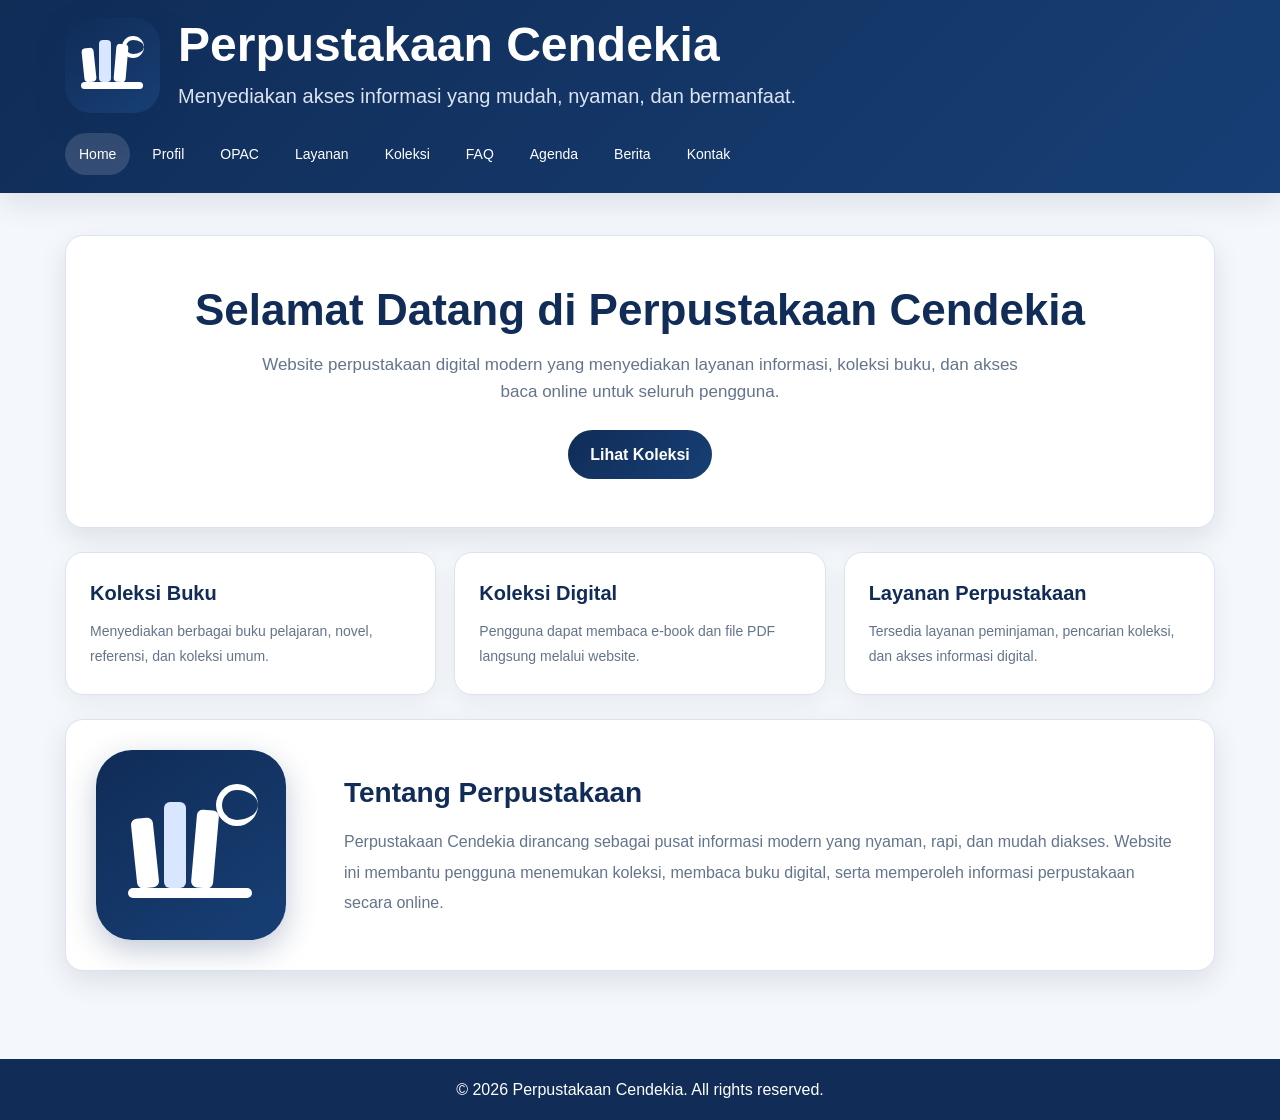
<file: index.html>
<!DOCTYPE html>
<html lang="id">

<head>

<meta charset="UTF-8">
<meta name="viewport" content="width=device-width, initial-scale=1.0">

<title>Perpustakaan Cendekia - Home</title>

<style>

:root{
  --navy:#102c57;
  --navy2:#173f75;
  --bg:#f4f7fb;
  --text:#1f2937;
  --muted:#64748b;
  --line:#dbe3ee;
  --shadow:0 10px 28px rgba(15,39,71,.10);
  --radius:18px;
}

*{
  margin:0;
  padding:0;
  box-sizing:border-box;
}

body{
  font-family:Arial,sans-serif;
  background:var(--bg);
  color:var(--text);
  line-height:1.6;
}

.container{
  width:min(1150px,92%);
  margin:auto;
}

/* HEADER */

header{
  background:linear-gradient(135deg,var(--navy),var(--navy2));
  color:#fff;
  padding:18px 0;
  position:sticky;
  top:0;
  z-index:1000;
  box-shadow:var(--shadow);
}

.topbar{
  display:flex;
  justify-content:space-between;
  align-items:center;
  gap:20px;
  flex-wrap:wrap;
}

/* BRAND */

.brand{
  display:flex;
  align-items:center;
  gap:18px;
}

/* LOGO BARU */

.logo{
  width:95px;
  height:95px;
  border-radius:26px;
  background:linear-gradient(145deg,#102c57,#173f75);
  position:relative;
  overflow:hidden;
  flex-shrink:0;

  box-shadow:
    0 10px 30px rgba(16,44,87,.25);
}

/* RAK BUKU */

.logo .shelf{
  position:absolute;
  bottom:24px;
  left:16px;

  width:62px;
  height:7px;

  background:#ffffff;
  border-radius:20px;
}

/* BUKU */

.logo .book1{
  position:absolute;
  bottom:31px;
  left:18px;

  width:12px;
  height:34px;

  background:#ffffff;
  border-radius:4px;

  transform:rotate(-6deg);
}

.logo .book2{
  position:absolute;
  bottom:31px;
  left:34px;

  width:12px;
  height:42px;

  background:#d9e6ff;
  border-radius:4px;
}

.logo .book3{
  position:absolute;
  bottom:31px;
  left:50px;

  width:12px;
  height:38px;

  background:#ffffff;
  border-radius:4px;

  transform:rotate(5deg);
}

/* HURUF C */

.logo .cendekia{
  position:absolute;
  top:18px;
  right:16px;

  width:22px;
  height:22px;

  border:4px solid #ffffff;
  border-right:none;

  border-radius:50%;
}

/* TEXT */

.brand-text h1{
  font-size:48px;
  color:#fff;
  line-height:1.1;
  margin-bottom:8px;
}

.brand-text p{
  color:#dbe4f1;
  font-size:20px;
}

/* NAVBAR */

nav ul{
  list-style:none;
  display:flex;
  gap:8px;
  flex-wrap:wrap;
}

nav a{
  color:#fff;
  text-decoration:none;
  font-size:14px;
  padding:10px 14px;
  border-radius:999px;
  display:inline-block;
  transition:.25s;
}

nav a:hover,
nav a.active{
  background:rgba(255,255,255,.14);
}

/* PAGE */

.page{
  padding:42px 0 54px;
}

/* HERO */

.hero{
  background:#fff;
  border:1px solid var(--line);
  border-radius:var(--radius);
  padding:48px 30px;
  box-shadow:var(--shadow);
  margin-bottom:24px;
  text-align:center;
}

.hero h2{
  font-size:44px;
  color:var(--navy);
  margin-bottom:14px;
  line-height:1.2;
}

.hero p{
  max-width:760px;
  margin:auto;
  color:var(--muted);
  font-size:17px;
}

.hero-btn{
  margin-top:24px;
}

.btn{
  display:inline-block;
  padding:12px 22px;
  border-radius:999px;
  background:linear-gradient(135deg,var(--navy),var(--navy2));
  color:#fff;
  text-decoration:none;
  font-weight:600;
  transition:.25s;
}

.btn:hover{
  transform:translateY(-2px);
}

/* GRID */

.grid{
  display:grid;
  grid-template-columns:repeat(auto-fit,minmax(250px,1fr));
  gap:18px;
  margin-bottom:24px;
}

.box{
  background:#fff;
  border:1px solid var(--line);
  border-radius:18px;
  padding:24px;
  box-shadow:0 8px 24px rgba(15,39,71,.06);
  transition:.25s;
}

.box:hover{
  transform:translateY(-4px);
}

.box h3{
  color:var(--navy);
  margin-bottom:10px;
  font-size:20px;
}

.box p{
  color:var(--muted);
  font-size:14px;
  line-height:1.8;
}

/* ABOUT */

.about{
  background:#fff;
  border:1px solid var(--line);
  border-radius:var(--radius);
  padding:30px;
  box-shadow:var(--shadow);
  display:grid;
  grid-template-columns:220px 1fr;
  gap:28px;
  align-items:center;
}

/* LOGO BESAR */

.logo-large{
  width:190px;
  height:190px;
  border-radius:36px;
  background:linear-gradient(145deg,#102c57,#173f75);
  position:relative;
  overflow:hidden;

  box-shadow:
    0 10px 30px rgba(16,44,87,.25);
}

.logo-large .shelf{
  position:absolute;
  bottom:42px;
  left:32px;

  width:124px;
  height:10px;

  background:#ffffff;
  border-radius:20px;
}

.logo-large .book1{
  position:absolute;
  bottom:52px;
  left:38px;

  width:22px;
  height:70px;

  background:#ffffff;
  border-radius:6px;

  transform:rotate(-6deg);
}

.logo-large .book2{
  position:absolute;
  bottom:52px;
  left:68px;

  width:22px;
  height:86px;

  background:#d9e6ff;
  border-radius:6px;
}

.logo-large .book3{
  position:absolute;
  bottom:52px;
  left:98px;

  width:22px;
  height:78px;

  background:#ffffff;
  border-radius:6px;

  transform:rotate(5deg);
}

.logo-large .cendekia{
  position:absolute;
  top:34px;
  right:28px;

  width:42px;
  height:42px;

  border:6px solid #ffffff;
  border-right:none;

  border-radius:50%;
}

.about-text h3{
  font-size:28px;
  color:var(--navy);
  margin-bottom:12px;
}

.about-text p{
  color:var(--muted);
  line-height:1.9;
}

/* FOOTER */

.footer{
  background:var(--navy);
  color:#fff;
  text-align:center;
  padding:18px 0;
  margin-top:34px;
}

/* RESPONSIVE */

@media(max-width:900px){

  .about{
    grid-template-columns:1fr;
    text-align:center;
  }

  .logo-large{
    margin:auto;
  }

}

@media(max-width:768px){

  .topbar{
    flex-direction:column;
    text-align:center;
  }

  .brand{
    flex-direction:column;
  }

  .brand-text h1{
    font-size:34px;
  }

  .brand-text p{
    font-size:16px;
  }

  .hero h2{
    font-size:32px;
  }

  nav ul{
    justify-content:center;
  }

}

</style>

</head>

<body>

<header>

<div class="container topbar">

  <div class="brand">

    <!-- LOGO HEADER -->

    <div class="logo">

      <div class="shelf"></div>

      <div class="book1"></div>
      <div class="book2"></div>
      <div class="book3"></div>

      <div class="cendekia"></div>

    </div>

    <div class="brand-text">

      <h1>Perpustakaan Cendekia</h1>

      <p>
        Menyediakan akses informasi yang mudah, nyaman, dan bermanfaat.
      </p>

    </div>

  </div>

  <nav>

    <ul>
      <li><a class="active" href="index.html">Home</a></li>
      <li><a href="profil.html">Profil</a></li>
      <li><a href="opac.html">OPAC</a></li>
      <li><a href="layanan.html">Layanan</a></li>
      <li><a href="koleksi.html">Koleksi</a></li>
      <li><a href="faq.html">FAQ</a></li>
      <li><a href="agenda.html">Agenda</a></li>
      <li><a href="berita.html">Berita</a></li>
      <li><a href="kontak.html">Kontak</a></li>
    </ul>

  </nav>

</div>

</header>

<main class="page">

<div class="container">

  <section class="hero">

    <h2>
      Selamat Datang di Perpustakaan Cendekia
    </h2>

    <p>
      Website perpustakaan digital modern yang menyediakan layanan informasi,
      koleksi buku, dan akses baca online untuk seluruh pengguna.
    </p>

    <div class="hero-btn">
      <a href="koleksi.html" class="btn">
        Lihat Koleksi
      </a>
    </div>

  </section>

  <section class="grid">

    <div class="box">

      <h3>Koleksi Buku</h3>

      <p>
        Menyediakan berbagai buku pelajaran, novel, referensi, dan koleksi umum.
      </p>

    </div>

    <div class="box">

      <h3>Koleksi Digital</h3>

      <p>
        Pengguna dapat membaca e-book dan file PDF langsung melalui website.
      </p>

    </div>

    <div class="box">

      <h3>Layanan Perpustakaan</h3>

      <p>
        Tersedia layanan peminjaman, pencarian koleksi, dan akses informasi digital.
      </p>

    </div>

  </section>

  <section class="about">

    <!-- LOGO BESAR -->

    <div class="logo-large">

      <div class="shelf"></div>

      <div class="book1"></div>
      <div class="book2"></div>
      <div class="book3"></div>

      <div class="cendekia"></div>

    </div>

    <div class="about-text">

      <h3>Tentang Perpustakaan</h3>

      <p>
        Perpustakaan Cendekia dirancang sebagai pusat informasi modern yang nyaman,
        rapi, dan mudah diakses. Website ini membantu pengguna menemukan koleksi,
        membaca buku digital, serta memperoleh informasi perpustakaan secara online.
      </p>

    </div>

  </section>

</div>

</main>

<div class="footer">
  <p>&copy; 2026 Perpustakaan Cendekia. All rights reserved.</p>
</div>

</body>
</html>
</file>
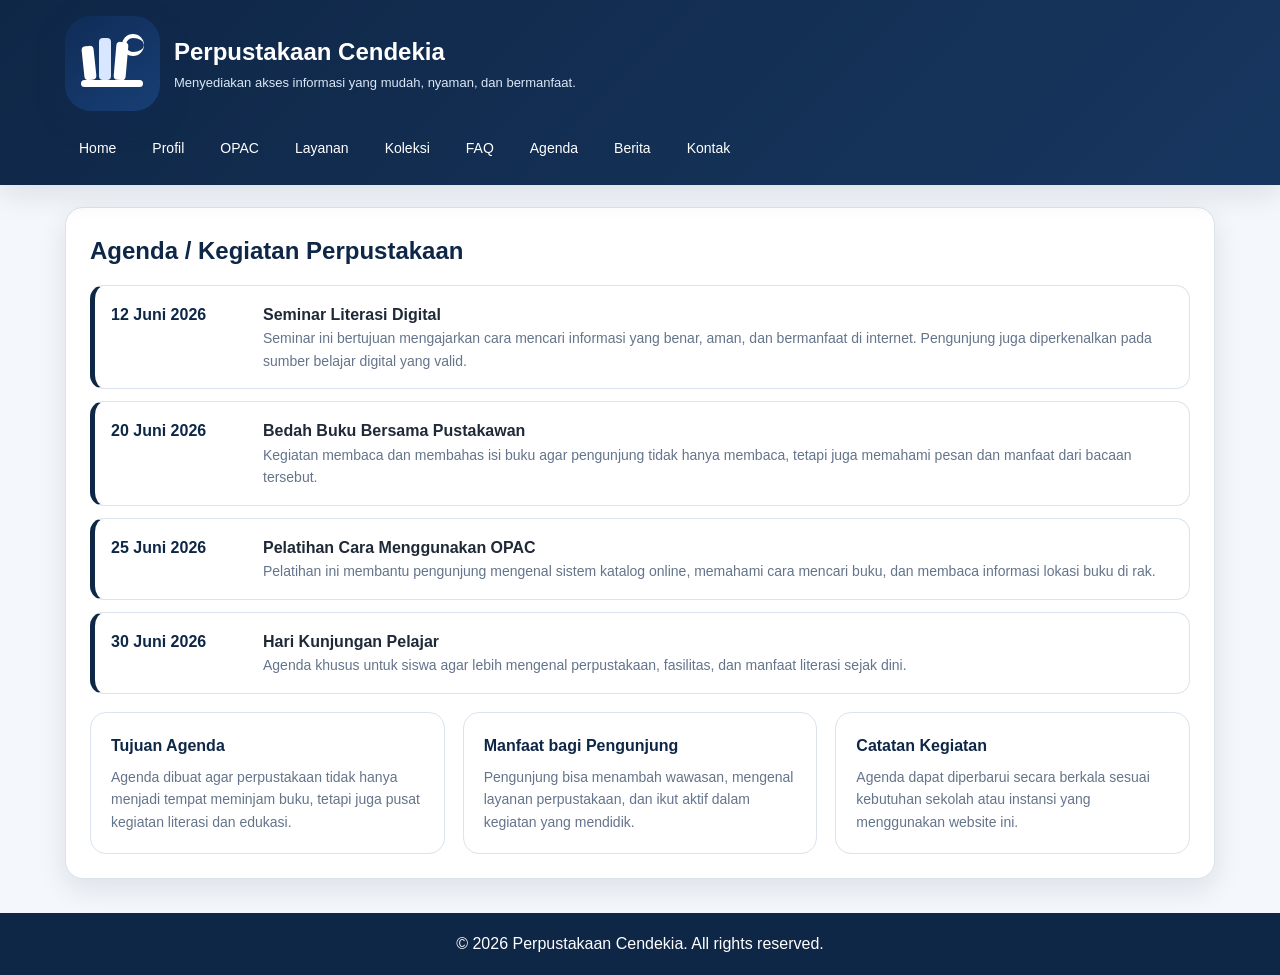
<file: agenda.html>
<!DOCTYPE html>
<html lang="id">
<head>
  <meta charset="UTF-8">
  <meta name="viewport" content="width=device-width, initial-scale=1.0">
  <title>Perpustakaan Cendekia - Agenda</title>
  <style>
    :root{--navy:#0f2747;--navy2:#17365f;--bg:#f4f7fb;--white:#fff;--text:#1f2937;--muted:#64748b;--line:#dbe3ee;--shadow:0 10px 28px rgba(15,39,71,.10);--radius:18px;}
    *{margin:0;padding:0;box-sizing:border-box;}
    body{font-family:Arial,sans-serif;background:var(--bg);color:var(--text);line-height:1.6;}
    .container{width:min(1150px,92%);margin:auto;}
    header{background:linear-gradient(135deg,var(--navy),var(--navy2));color:#fff;padding:16px 0;position:sticky;top:0;z-index:1000;box-shadow:var(--shadow);}
    .topbar{display:flex;justify-content:space-between;align-items:center;gap:16px;flex-wrap:wrap;}
    .brand{display:flex;align-items:center;gap:14px;}
    .logo{width:58px;height:58px;border-radius:50%;background:linear-gradient(145deg,#ffffff,#dce9fb);position:relative;display:grid;place-items:center;box-shadow:inset 0 0 0 3px rgba(15,39,71,.14);}
    .logo:before,.logo:after{content:"";position:absolute;background:var(--navy);border-radius:10px;}
    .logo:before{width:26px;height:6px;bottom:18px;box-shadow:0 -8px 0 var(--navy),0 -16px 0 var(--navy);}
    .logo:after{width:18px;height:18px;border:3px solid var(--navy);border-radius:4px;top:14px;left:20px;transform:skewY(-8deg);background:transparent;}
    .logo span{position:absolute;bottom:7px;right:10px;font-size:16px;font-weight:700;color:var(--navy);}
    .brand h1{font-size:24px;margin-bottom:2px;}
    .brand p{font-size:13px;color:#dbe7f7;}
    nav ul{list-style:none;display:flex;gap:8px;flex-wrap:wrap;}
    nav a{color:#fff;font-size:14px;padding:10px 14px;border-radius:999px;text-decoration:none;display:inline-block;transition:.25s;}
    nav a:hover{background:rgba(255,255,255,.14);}
    .card{background:#fff;border:1px solid var(--line);border-radius:var(--radius);padding:24px;box-shadow:var(--shadow);margin:22px 0;}
    h3{color:var(--navy);font-size:24px;margin-bottom:14px;}
    .timeline{display:grid;gap:12px;}
    .timeline-item{
      display:grid;
      grid-template-columns:140px 1fr;
      gap:12px;
      padding:16px;
      background:#fff;
      border:1px solid var(--line);
      border-left:5px solid var(--navy);
      border-radius:14px;
    }
    .timeline-item span{color:var(--navy);font-weight:700;}
    .timeline-item p{color:var(--muted);font-size:14px;}
    .grid{display:grid;grid-template-columns:repeat(auto-fit,minmax(240px,1fr));gap:18px;margin-top:18px;}
    .box{background:#fff;border:1px solid var(--line);border-radius:16px;padding:20px;}
    .box h4{color:var(--navy);margin-bottom:8px;}
    .box p{color:var(--muted);font-size:14px;}
    .footer{background:var(--navy);color:#fff;text-align:center;padding:18px 0;margin-top:34px;}
    @media(max-width:768px){.timeline-item{grid-template-columns:1fr;}}
  </style>
</head>
<body>
<header>
  <div class="container topbar">
    <div class="brand">
      <!-- LOGO HEADER -->

<div style="
width:95px;
height:95px;
border-radius:26px;
background:linear-gradient(145deg,#102c57,#173f75);
position:relative;
overflow:hidden;
flex-shrink:0;
box-shadow:0 10px 30px rgba(16,44,87,.25);
">

  <!-- RAK -->
  <div style="
  position:absolute;
  bottom:24px;
  left:16px;
  width:62px;
  height:7px;
  background:#ffffff;
  border-radius:20px;
  "></div>

  <!-- BUKU 1 -->
  <div style="
  position:absolute;
  bottom:31px;
  left:18px;
  width:12px;
  height:34px;
  background:#ffffff;
  border-radius:4px;
  transform:rotate(-6deg);
  "></div>

  <!-- BUKU 2 -->
  <div style="
  position:absolute;
  bottom:31px;
  left:34px;
  width:12px;
  height:42px;
  background:#d9e6ff;
  border-radius:4px;
  "></div>

  <!-- BUKU 3 -->
  <div style="
  position:absolute;
  bottom:31px;
  left:50px;
  width:12px;
  height:38px;
  background:#ffffff;
  border-radius:4px;
  transform:rotate(5deg);
  "></div>

  <!-- HURUF C -->
  <div style="
  position:absolute;
  top:18px;
  right:16px;
  width:22px;
  height:22px;
  border:4px solid #ffffff;
  border-right:none;
  border-radius:50%;
  "></div>

</div>
      <div>
        <h1>Perpustakaan Cendekia</h1>
        <p>Menyediakan akses informasi yang mudah, nyaman, dan bermanfaat.</p>
      </div>
    </div>
    <nav>
      <ul>
        <li><a href="index.html">Home</a></li>
        <li><a href="profil.html">Profil</a></li>
        <li><a href="opac.html">OPAC</a></li>
        <li><a href="layanan.html">Layanan</a></li>
        <li><a href="koleksi.html">Koleksi</a></li>
        <li><a href="faq.html">FAQ</a></li>
        <li><a href="agenda.html">Agenda</a></li>
        <li><a href="berita.html">Berita</a></li>
        <li><a href="kontak.html">Kontak</a></li>
      </ul>
    </nav>
  </div>
</header>

<div class="container">
  <div class="card">
    <h3>Agenda / Kegiatan Perpustakaan</h3>
    <div class="timeline">
      <div class="timeline-item">
        <span>12 Juni 2026</span>
        <div>
          <h4>Seminar Literasi Digital</h4>
          <p>Seminar ini bertujuan mengajarkan cara mencari informasi yang benar, aman, dan bermanfaat di internet. Pengunjung juga diperkenalkan pada sumber belajar digital yang valid.</p>
        </div>
      </div>
      <div class="timeline-item">
        <span>20 Juni 2026</span>
        <div>
          <h4>Bedah Buku Bersama Pustakawan</h4>
          <p>Kegiatan membaca dan membahas isi buku agar pengunjung tidak hanya membaca, tetapi juga memahami pesan dan manfaat dari bacaan tersebut.</p>
        </div>
      </div>
      <div class="timeline-item">
        <span>25 Juni 2026</span>
        <div>
          <h4>Pelatihan Cara Menggunakan OPAC</h4>
          <p>Pelatihan ini membantu pengunjung mengenal sistem katalog online, memahami cara mencari buku, dan membaca informasi lokasi buku di rak.</p>
        </div>
      </div>
      <div class="timeline-item">
        <span>30 Juni 2026</span>
        <div>
          <h4>Hari Kunjungan Pelajar</h4>
          <p>Agenda khusus untuk siswa agar lebih mengenal perpustakaan, fasilitas, dan manfaat literasi sejak dini.</p>
        </div>
      </div>
    </div>

    <div class="grid">
      <div class="box">
        <h4>Tujuan Agenda</h4>
        <p>Agenda dibuat agar perpustakaan tidak hanya menjadi tempat meminjam buku, tetapi juga pusat kegiatan literasi dan edukasi.</p>
      </div>
      <div class="box">
        <h4>Manfaat bagi Pengunjung</h4>
        <p>Pengunjung bisa menambah wawasan, mengenal layanan perpustakaan, dan ikut aktif dalam kegiatan yang mendidik.</p>
      </div>
      <div class="box">
        <h4>Catatan Kegiatan</h4>
        <p>Agenda dapat diperbarui secara berkala sesuai kebutuhan sekolah atau instansi yang menggunakan website ini.</p>
      </div>
    </div>
  </div>
</div>

<div class="footer">
  <p>&copy; 2026 Perpustakaan Cendekia. All rights reserved.</p>
</div>
</body>
</html>
</file>
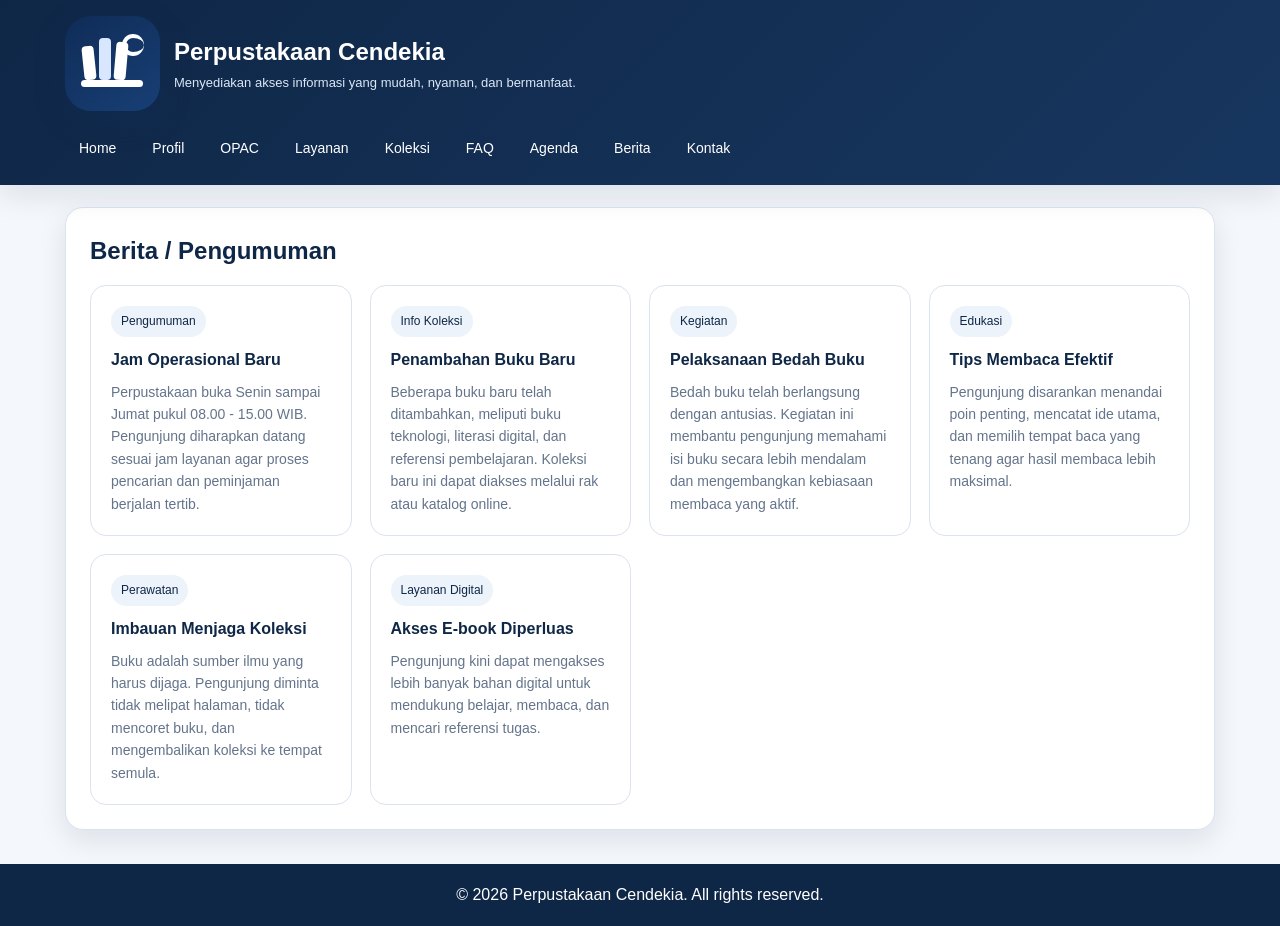
<file: berita.html>
<!DOCTYPE html>
<html lang="id">
<head>
  <meta charset="UTF-8">
  <meta name="viewport" content="width=device-width, initial-scale=1.0">
  <title>Perpustakaan Cendekia - Berita</title>
  <style>
    :root{--navy:#0f2747;--navy2:#17365f;--bg:#f4f7fb;--white:#fff;--text:#1f2937;--muted:#64748b;--line:#dbe3ee;--shadow:0 10px 28px rgba(15,39,71,.10);--radius:18px;}
    *{margin:0;padding:0;box-sizing:border-box;}
    body{font-family:Arial,sans-serif;background:var(--bg);color:var(--text);line-height:1.6;}
    .container{width:min(1150px,92%);margin:auto;}
    header{background:linear-gradient(135deg,var(--navy),var(--navy2));color:#fff;padding:16px 0;position:sticky;top:0;z-index:1000;box-shadow:var(--shadow);}
    .topbar{display:flex;justify-content:space-between;align-items:center;gap:16px;flex-wrap:wrap;}
    .brand{display:flex;align-items:center;gap:14px;}
    .logo{width:58px;height:58px;border-radius:50%;background:linear-gradient(145deg,#ffffff,#dce9fb);position:relative;display:grid;place-items:center;box-shadow:inset 0 0 0 3px rgba(15,39,71,.14);}
    .logo:before,.logo:after{content:"";position:absolute;background:var(--navy);border-radius:10px;}
    .logo:before{width:26px;height:6px;bottom:18px;box-shadow:0 -8px 0 var(--navy),0 -16px 0 var(--navy);}
    .logo:after{width:18px;height:18px;border:3px solid var(--navy);border-radius:4px;top:14px;left:20px;transform:skewY(-8deg);background:transparent;}
    .logo span{position:absolute;bottom:7px;right:10px;font-size:16px;font-weight:700;color:var(--navy);}
    .brand h1{font-size:24px;margin-bottom:2px;}
    .brand p{font-size:13px;color:#dbe7f7;}
    nav ul{list-style:none;display:flex;gap:8px;flex-wrap:wrap;}
    nav a{color:#fff;font-size:14px;padding:10px 14px;border-radius:999px;text-decoration:none;display:inline-block;transition:.25s;}
    nav a:hover{background:rgba(255,255,255,.14);}
    .card{background:#fff;border:1px solid var(--line);border-radius:var(--radius);padding:24px;box-shadow:var(--shadow);margin:22px 0;}
    h3{color:var(--navy);font-size:24px;margin-bottom:14px;}
    .grid{display:grid;grid-template-columns:repeat(auto-fit,minmax(240px,1fr));gap:18px;}
    .box{background:#fff;border:1px solid var(--line);border-radius:16px;padding:20px;}
    .box h4{color:var(--navy);margin-bottom:8px;}
    .meta{display:inline-block;background:#edf3fb;color:var(--navy);padding:6px 10px;border-radius:999px;font-size:12px;margin-bottom:10px;}
    .box p{color:var(--muted);font-size:14px;}
    .footer{background:var(--navy);color:#fff;text-align:center;padding:18px 0;margin-top:34px;}
  </style>
</head>
<body>
<header>
  <div class="container topbar">
    <div class="brand">
      <!-- LOGO HEADER -->

<div style="
width:95px;
height:95px;
border-radius:26px;
background:linear-gradient(145deg,#102c57,#173f75);
position:relative;
overflow:hidden;
flex-shrink:0;
box-shadow:0 10px 30px rgba(16,44,87,.25);
">

  <!-- RAK -->
  <div style="
  position:absolute;
  bottom:24px;
  left:16px;
  width:62px;
  height:7px;
  background:#ffffff;
  border-radius:20px;
  "></div>

  <!-- BUKU 1 -->
  <div style="
  position:absolute;
  bottom:31px;
  left:18px;
  width:12px;
  height:34px;
  background:#ffffff;
  border-radius:4px;
  transform:rotate(-6deg);
  "></div>

  <!-- BUKU 2 -->
  <div style="
  position:absolute;
  bottom:31px;
  left:34px;
  width:12px;
  height:42px;
  background:#d9e6ff;
  border-radius:4px;
  "></div>

  <!-- BUKU 3 -->
  <div style="
  position:absolute;
  bottom:31px;
  left:50px;
  width:12px;
  height:38px;
  background:#ffffff;
  border-radius:4px;
  transform:rotate(5deg);
  "></div>

  <!-- HURUF C -->
  <div style="
  position:absolute;
  top:18px;
  right:16px;
  width:22px;
  height:22px;
  border:4px solid #ffffff;
  border-right:none;
  border-radius:50%;
  "></div>

</div>
      <div>
        <h1>Perpustakaan Cendekia</h1>
        <p>Menyediakan akses informasi yang mudah, nyaman, dan bermanfaat.</p>
      </div>
    </div>
    <nav>
      <ul>
        <li><a href="index.html">Home</a></li>
        <li><a href="profil.html">Profil</a></li>
        <li><a href="opac.html">OPAC</a></li>
        <li><a href="layanan.html">Layanan</a></li>
        <li><a href="koleksi.html">Koleksi</a></li>
        <li><a href="faq.html">FAQ</a></li>
        <li><a href="agenda.html">Agenda</a></li>
        <li><a href="berita.html">Berita</a></li>
        <li><a href="kontak.html">Kontak</a></li>
      </ul>
    </nav>
  </div>
</header>

<div class="container">
  <div class="card">
    <h3>Berita / Pengumuman</h3>
    <div class="grid">
      <div class="box">
        <span class="meta">Pengumuman</span>
        <h4>Jam Operasional Baru</h4>
        <p>Perpustakaan buka Senin sampai Jumat pukul 08.00 - 15.00 WIB. Pengunjung diharapkan datang sesuai jam layanan agar proses pencarian dan peminjaman berjalan tertib.</p>
      </div>
      <div class="box">
        <span class="meta">Info Koleksi</span>
        <h4>Penambahan Buku Baru</h4>
        <p>Beberapa buku baru telah ditambahkan, meliputi buku teknologi, literasi digital, dan referensi pembelajaran. Koleksi baru ini dapat diakses melalui rak atau katalog online.</p>
      </div>
      <div class="box">
        <span class="meta">Kegiatan</span>
        <h4>Pelaksanaan Bedah Buku</h4>
        <p>Bedah buku telah berlangsung dengan antusias. Kegiatan ini membantu pengunjung memahami isi buku secara lebih mendalam dan mengembangkan kebiasaan membaca yang aktif.</p>
      </div>
      <div class="box">
        <span class="meta">Edukasi</span>
        <h4>Tips Membaca Efektif</h4>
        <p>Pengunjung disarankan menandai poin penting, mencatat ide utama, dan memilih tempat baca yang tenang agar hasil membaca lebih maksimal.</p>
      </div>
      <div class="box">
        <span class="meta">Perawatan</span>
        <h4>Imbauan Menjaga Koleksi</h4>
        <p>Buku adalah sumber ilmu yang harus dijaga. Pengunjung diminta tidak melipat halaman, tidak mencoret buku, dan mengembalikan koleksi ke tempat semula.</p>
      </div>
      <div class="box">
        <span class="meta">Layanan Digital</span>
        <h4>Akses E-book Diperluas</h4>
        <p>Pengunjung kini dapat mengakses lebih banyak bahan digital untuk mendukung belajar, membaca, dan mencari referensi tugas.</p>
      </div>
    </div>
  </div>
</div>

<div class="footer">
  <p>&copy; 2026 Perpustakaan Cendekia. All rights reserved.</p>
</div>
</body>
</html>
</file>
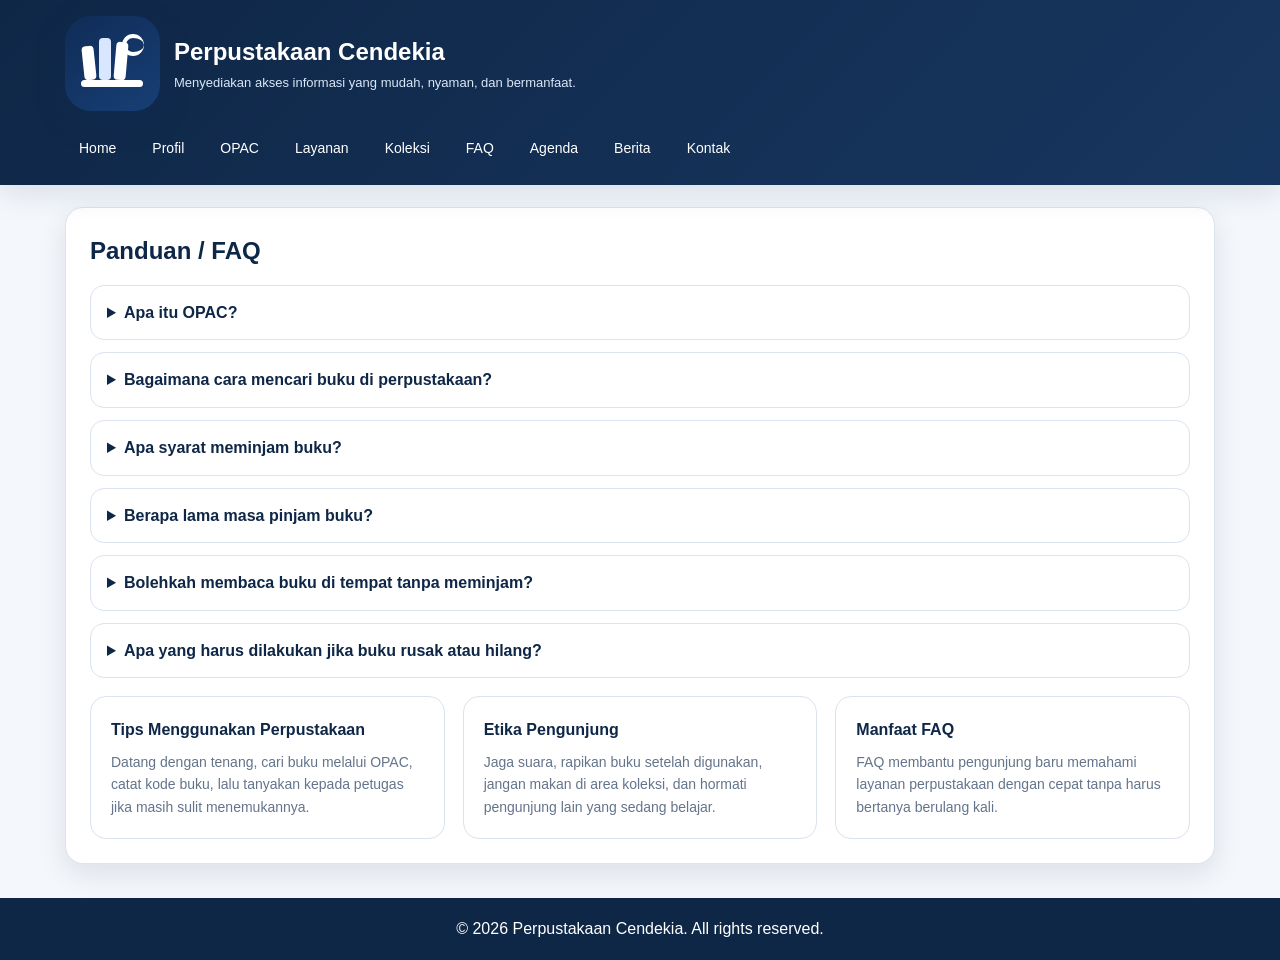
<file: faq.html>
<!DOCTYPE html>
<html lang="id">
<head>
  <meta charset="UTF-8">
  <meta name="viewport" content="width=device-width, initial-scale=1.0">
  <title>Perpustakaan Cendekia - FAQ</title>
  <style>
    :root{--navy:#0f2747;--navy2:#17365f;--bg:#f4f7fb;--white:#fff;--text:#1f2937;--muted:#64748b;--line:#dbe3ee;--shadow:0 10px 28px rgba(15,39,71,.10);--radius:18px;}
    *{margin:0;padding:0;box-sizing:border-box;}
    body{font-family:Arial,sans-serif;background:var(--bg);color:var(--text);line-height:1.6;}
    .container{width:min(1150px,92%);margin:auto;}
    header{background:linear-gradient(135deg,var(--navy),var(--navy2));color:#fff;padding:16px 0;position:sticky;top:0;z-index:1000;box-shadow:var(--shadow);}
    .topbar{display:flex;justify-content:space-between;align-items:center;gap:16px;flex-wrap:wrap;}
    .brand{display:flex;align-items:center;gap:14px;}
    .logo{width:58px;height:58px;border-radius:50%;background:linear-gradient(145deg,#ffffff,#dce9fb);position:relative;display:grid;place-items:center;box-shadow:inset 0 0 0 3px rgba(15,39,71,.14);}
    .logo:before,.logo:after{content:"";position:absolute;background:var(--navy);border-radius:10px;}
    .logo:before{width:26px;height:6px;bottom:18px;box-shadow:0 -8px 0 var(--navy),0 -16px 0 var(--navy);}
    .logo:after{width:18px;height:18px;border:3px solid var(--navy);border-radius:4px;top:14px;left:20px;transform:skewY(-8deg);background:transparent;}
    .logo span{position:absolute;bottom:7px;right:10px;font-size:16px;font-weight:700;color:var(--navy);}
    .brand h1{font-size:24px;margin-bottom:2px;}
    .brand p{font-size:13px;color:#dbe7f7;}
    nav ul{list-style:none;display:flex;gap:8px;flex-wrap:wrap;}
    nav a{color:#fff;font-size:14px;padding:10px 14px;border-radius:999px;text-decoration:none;display:inline-block;transition:.25s;}
    nav a:hover{background:rgba(255,255,255,.14);}
    .card{background:#fff;border:1px solid var(--line);border-radius:var(--radius);padding:24px;box-shadow:var(--shadow);margin:22px 0;}
    h3{color:var(--navy);font-size:24px;margin-bottom:14px;}
    .accordion details{border:1px solid var(--line);border-radius:14px;padding:14px 16px;background:#fff;margin-bottom:12px;}
    .accordion summary{cursor:pointer;font-weight:700;color:var(--navy);}
    .accordion p{margin-top:10px;color:var(--muted);}
    .grid{display:grid;grid-template-columns:repeat(auto-fit,minmax(240px,1fr));gap:18px;margin-top:18px;}
    .box{background:#fff;border:1px solid var(--line);border-radius:16px;padding:20px;}
    .box h4{color:var(--navy);margin-bottom:8px;}
    .box p,.box li{color:var(--muted);font-size:14px;}
    .footer{background:var(--navy);color:#fff;text-align:center;padding:18px 0;margin-top:34px;}
  </style>
</head>
<body>
<header>
  <div class="container topbar">
    <div class="brand">
      <!-- LOGO HEADER -->

<div style="
width:95px;
height:95px;
border-radius:26px;
background:linear-gradient(145deg,#102c57,#173f75);
position:relative;
overflow:hidden;
flex-shrink:0;
box-shadow:0 10px 30px rgba(16,44,87,.25);
">

  <!-- RAK -->
  <div style="
  position:absolute;
  bottom:24px;
  left:16px;
  width:62px;
  height:7px;
  background:#ffffff;
  border-radius:20px;
  "></div>

  <!-- BUKU 1 -->
  <div style="
  position:absolute;
  bottom:31px;
  left:18px;
  width:12px;
  height:34px;
  background:#ffffff;
  border-radius:4px;
  transform:rotate(-6deg);
  "></div>

  <!-- BUKU 2 -->
  <div style="
  position:absolute;
  bottom:31px;
  left:34px;
  width:12px;
  height:42px;
  background:#d9e6ff;
  border-radius:4px;
  "></div>

  <!-- BUKU 3 -->
  <div style="
  position:absolute;
  bottom:31px;
  left:50px;
  width:12px;
  height:38px;
  background:#ffffff;
  border-radius:4px;
  transform:rotate(5deg);
  "></div>

  <!-- HURUF C -->
  <div style="
  position:absolute;
  top:18px;
  right:16px;
  width:22px;
  height:22px;
  border:4px solid #ffffff;
  border-right:none;
  border-radius:50%;
  "></div>

</div>
      <div>
        <h1>Perpustakaan Cendekia</h1>
        <p>Menyediakan akses informasi yang mudah, nyaman, dan bermanfaat.</p>
      </div>
    </div>
    <nav>
      <ul>
        <li><a href="index.html">Home</a></li>
        <li><a href="profil.html">Profil</a></li>
        <li><a href="opac.html">OPAC</a></li>
        <li><a href="layanan.html">Layanan</a></li>
        <li><a href="koleksi.html">Koleksi</a></li>
        <li><a href="faq.html">FAQ</a></li>
        <li><a href="agenda.html">Agenda</a></li>
        <li><a href="berita.html">Berita</a></li>
        <li><a href="kontak.html">Kontak</a></li>
      </ul>
    </nav>
  </div>
</header>

<div class="container">
  <div class="card">
    <h3>Panduan / FAQ</h3>
    <div class="accordion">
      <details>
        <summary>Apa itu OPAC?</summary>
        <p>OPAC (Online Public Access Catalog) adalah katalog online yang digunakan untuk mencari koleksi buku berdasarkan judul, penulis, atau kata kunci. Fitur ini memudahkan pengunjung menemukan buku yang dibutuhkan tanpa harus mencari satu per satu di rak.</p>
      </details>
      <details>
        <summary>Bagaimana cara mencari buku di perpustakaan?</summary>
        <p>Gunakan kolom pencarian pada halaman OPAC, ketik judul buku atau nama penulis, lalu sistem akan menampilkan hasil yang sesuai. Jika tidak ada hasil, coba gunakan kata kunci yang lebih umum.</p>
      </details>
      <details>
        <summary>Apa syarat meminjam buku?</summary>
        <p>Pengunjung harus terdaftar sebagai anggota perpustakaan, membawa kartu anggota, menjaga kondisi buku, dan mengembalikan sesuai batas waktu peminjaman yang ditentukan.</p>
      </details>
      <details>
        <summary>Berapa lama masa pinjam buku?</summary>
        <p>Untuk kebutuhan tugas ini, masa pinjam dapat dibuat sederhana misalnya 7 hari dan dapat diperpanjang satu kali apabila buku belum dipesan pengguna lain.</p>
      </details>
      <details>
        <summary>Bolehkah membaca buku di tempat tanpa meminjam?</summary>
        <p>Boleh. Pengunjung dapat memanfaatkan ruang baca untuk membaca koleksi yang tersedia tanpa perlu membawa pulang buku.</p>
      </details>
      <details>
        <summary>Apa yang harus dilakukan jika buku rusak atau hilang?</summary>
        <p>Segera laporkan ke petugas perpustakaan. Biasanya pengguna diminta mengganti sesuai kebijakan perpustakaan agar koleksi tetap terjaga.</p>
      </details>
    </div>

    <div class="grid">
      <div class="box">
        <h4>Tips Menggunakan Perpustakaan</h4>
        <p>Datang dengan tenang, cari buku melalui OPAC, catat kode buku, lalu tanyakan kepada petugas jika masih sulit menemukannya.</p>
      </div>
      <div class="box">
        <h4>Etika Pengunjung</h4>
        <p>Jaga suara, rapikan buku setelah digunakan, jangan makan di area koleksi, dan hormati pengunjung lain yang sedang belajar.</p>
      </div>
      <div class="box">
        <h4>Manfaat FAQ</h4>
        <p>FAQ membantu pengunjung baru memahami layanan perpustakaan dengan cepat tanpa harus bertanya berulang kali.</p>
      </div>
    </div>
  </div>
</div>

<div class="footer">
  <p>&copy; 2026 Perpustakaan Cendekia. All rights reserved.</p>
</div>
</body>
</html>
</file>
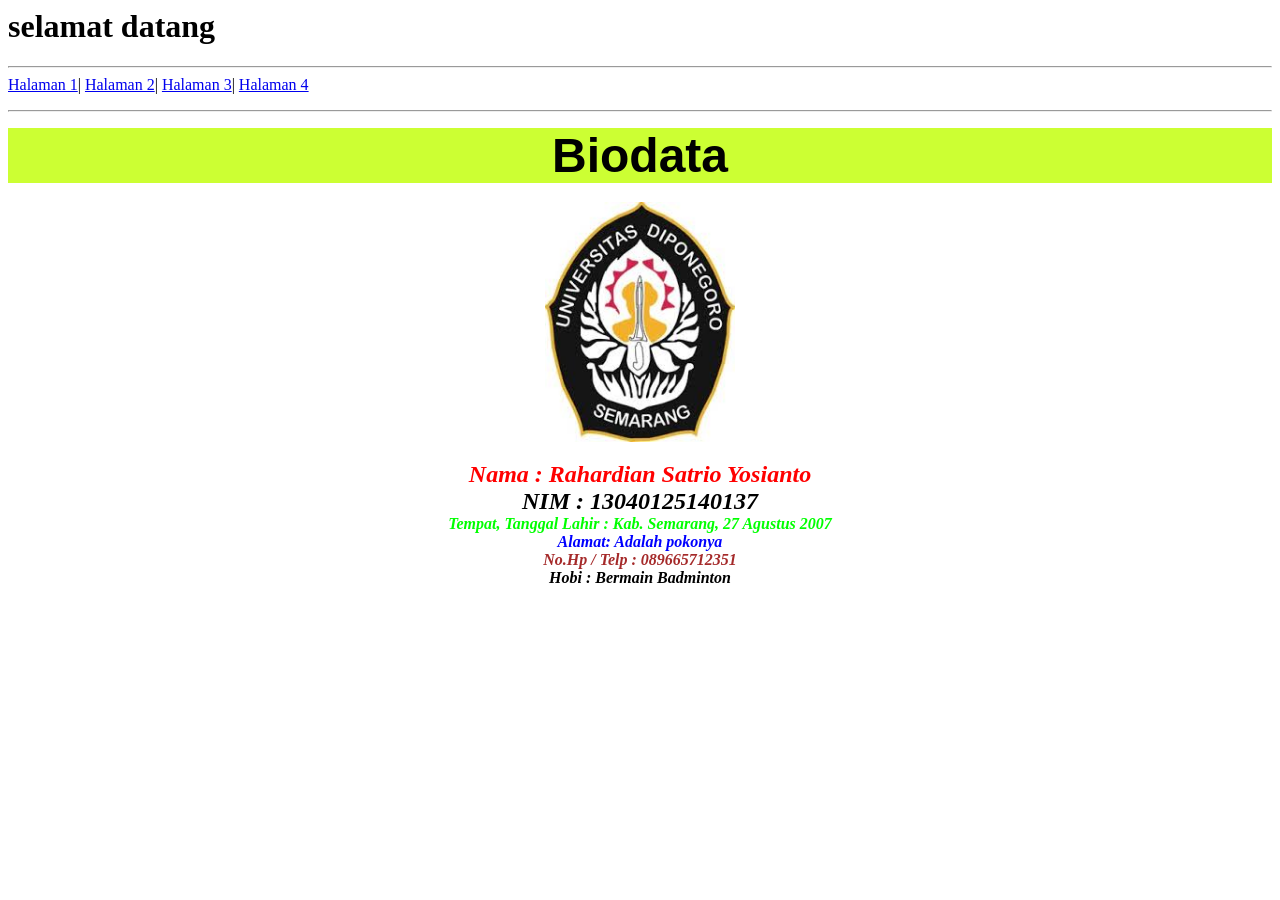
<file: halaman2.html>
<html>
<HEAD>
<TITLE>TI kelas D</TITLE>
</HEAD>

<body> 
<h1>selamat datang</h1> 
<hr>
<a href="halaman1.html">Halaman 1</a>|
<a href="halaman2.html">Halaman 2</a>|
<a href="halaman3.html">Halaman 3</a>|
<a href="halaman4.html">Halaman 4</a></p>
<hr>
<p><div style="background: #ccff33"><p align="center"><font face="Arial" size="7" color="black"><b>Biodata</b></font></p></div>
<h3><p align="center"><img src="images.jpg" width="190" height="240"></img></p></h3>
<p align="center"><i><b><font size="5"><font color="red">Nama : Rahardian Satrio Yosianto</font>
<br><font= size="5" color="yellow">NIM : 13040125140137</font>
<br><font= size="5"><font color="lime">Tempat, Tanggal Lahir : Kab. Semarang, 27 Agustus 2007</font>
<br><font= size="5"><font color="blue">Alamat: Adalah pokonya</font></font>
<br><font= size="5"><font color="brown">No.Hp / Telp : 089665712351</font></font>
<br><font= size="5" color="orange">Hobi : Bermain Badminton</font></b><i></p></p>
</body>
</html>
</file>
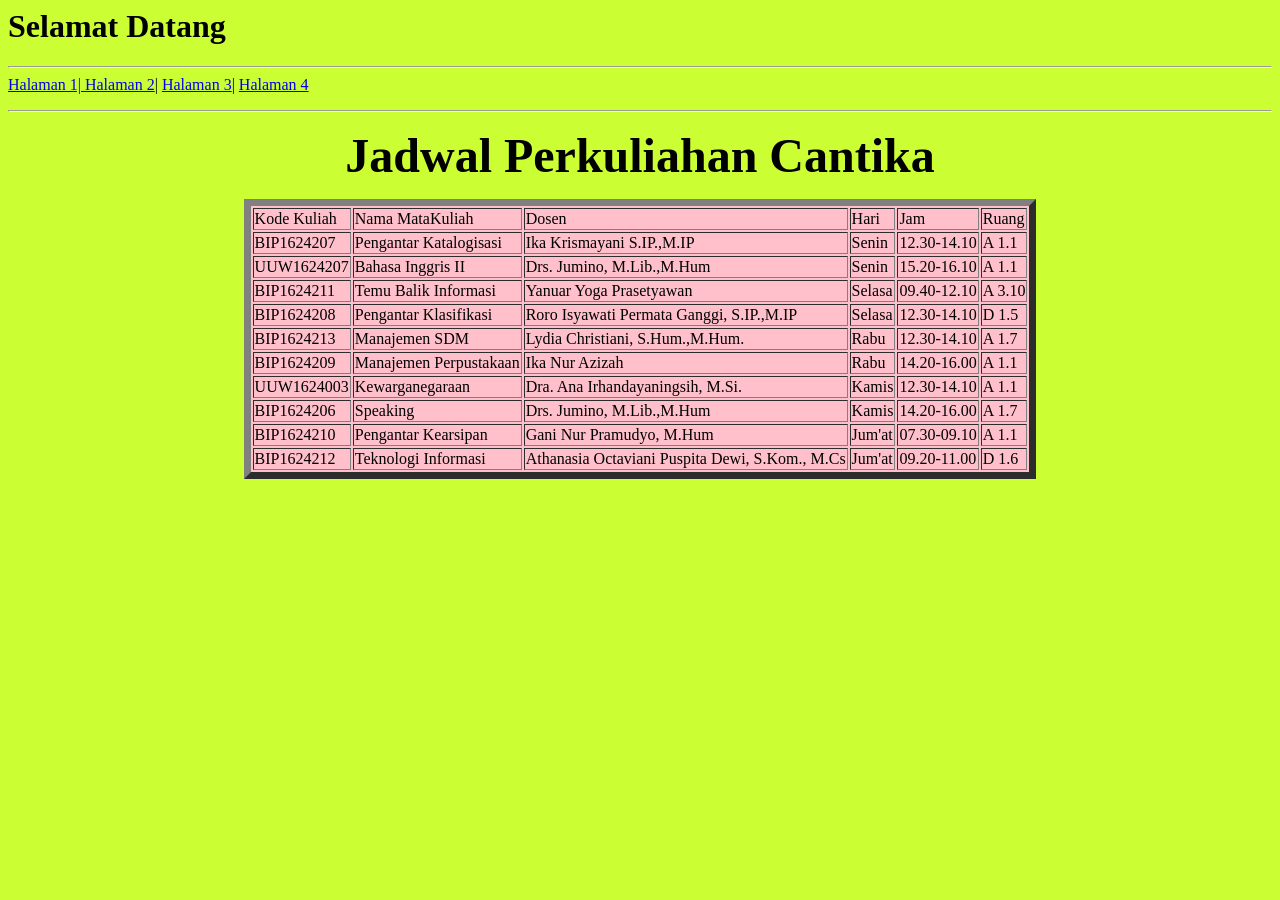
<file: halaman3.html>
<html>
<head>
<title>Belajar HTML</title>
</head>
<body>
<h1>Selamat Datang</h1>
<hr>
<a href="halaman1.html">Halaman 1|
<a href="halaman2.html">Halaman 2</a>|
<a href="halaman3.html">Halaman 3</a>|
<a href="halaman4.html">Halaman 4</a></p>
<hr>
<body bgcolor="#ccff33">
<p align="center"><b><font size="7">Jadwal Perkuliahan Cantika</font></b></p>
<!--ini adalah file html untuk membuat tabel
terakhir diedit 13 Maret 2026-->
<table align="center" widht="80%" border="7" style="background:pink">
       <tr>
       <td>Kode Kuliah</td>
   <td>Nama MataKuliah</td>
   <td>Dosen</td>
   <td>Hari</td>
   <td>Jam</td>
   <td>Ruang</td>
</tr>
<tr>
    <td>BIP1624207</td>
<td>Pengantar Katalogisasi</td>
<td>Ika Krismayani S.IP.,M.IP</td>
<td>Senin</td>
<td>12.30-14.10</td>
<td>A 1.1</td>
</tr>
<tr>
    <td>UUW1624207</td>
<td>Bahasa Inggris II</td>
<td>Drs. Jumino, M.Lib.,M.Hum</td>
<td>Senin</td>
<td>15.20-16.10</td>
<td>A 1.1</td>
</tr>
<tr>
    <td>BIP1624211</td>
<td>Temu Balik Informasi</td>
<td>Yanuar Yoga Prasetyawan</td>
<td>Selasa</td>
<td>09.40-12.10</td>
<td>A 3.10</td>
</tr>
<tr>
    <td>BIP1624208</td>
<td>Pengantar Klasifikasi</td>
<td>Roro Isyawati Permata Ganggi, S.IP.,M.IP</td>
<td>Selasa</td>
<td>12.30-14.10</td>
<td>D 1.5</td>
</tr>
<tr>
    <td>BIP1624213</td>
<td>Manajemen SDM</td>
<td>Lydia Christiani, S.Hum.,M.Hum.</td>
<td>Rabu</td>
<td>12.30-14.10</td>
<td>A 1.7</td>
</tr>
<tr>
    <td>BIP1624209</td>
<td>Manajemen Perpustakaan</td>
<td>Ika Nur Azizah</td>
<td>Rabu</td>
<td>14.20-16.00</td>
<td>A 1.1</td>
</tr>
<tr>
    <td>UUW1624003</td>
<td>Kewarganegaraan</td>
<td>Dra. Ana Irhandayaningsih, M.Si.</td>
<td>Kamis</td>
<td>12.30-14.10</td>
<td>A 1.1</td>
</tr>
<tr>
    <td>BIP1624206</td>
<td>Speaking</td>
<td>Drs. Jumino, M.Lib.,M.Hum</td>
<td>Kamis</td>
<td>14.20-16.00</td>
<td>A 1.7</td>
</tr>
<tr>
    <td>BIP1624210</td>
<td>Pengantar Kearsipan</td>
<td>Gani Nur Pramudyo, M.Hum</td>
<td>Jum'at</td>
<td>07.30-09.10</td>
<td>A 1.1</td>
</tr>
<tr>
    <td>BIP1624212</td>
<td>Teknologi Informasi</td>
<td>Athanasia Octaviani Puspita Dewi, S.Kom., M.Cs</td>
<td>Jum'at</td>
<td>09.20-11.00</td>
<td>D 1.6</td>
</tr>
</table>
</body>
</html>
</file>
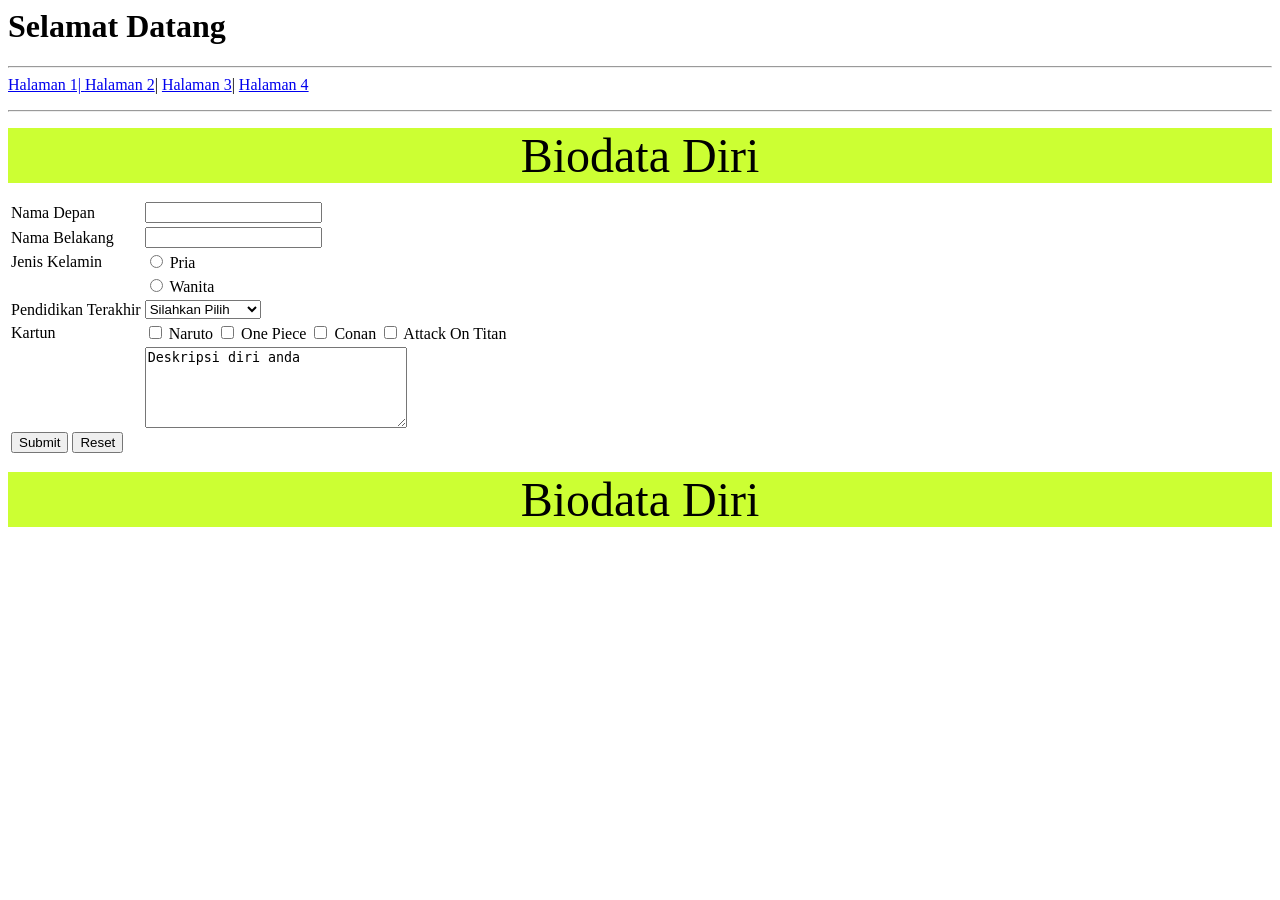
<file: halaman4.html>
<html>
<head>
<title>Belajar HTML</title>
</head>
<body>
<h1>Selamat Datang</h1>
<hr>
<a href="halaman1.html">Halaman 1|
<a href="halaman2.html">Halaman 2</a>|
<a href="halaman3.html">Halaman 3</a>|
<a href="halaman4.html">Halaman 4</a></p>
<hr>
<p><div style="background: #ccff33"><p align="center"><font size="7" color="black">Biodata
Diri</font></p></div>
<form>
<table>
<tr>
<td><label for="nam_dep">Nama Depan</label></td>
<td><input type="text" name="nam_dep" id="nam_dep"></td>
</tr>
<tr>
<td><label for="nam_bel">Nama Belakang</label></td>
<td><input type="password" name="nam_bel" id="nam_bel"></td>
</tr>
<tr>
<td>Jenis Kelamin</td>
<td><input type="radio" name="Jenis_Kel" value="Pria" id"pria">
<label for="pria">Pria</label>
</td>
</tr>
<tr>
<td></td>
<td><input type="radio" name="Jenis_Kel" value="Wanita" id"wanita">
<label for="wanita">Wanita</label>
</td>
</tr>
<tr>
<td><label for="pendidikan">Pendidikan Terakhir</label></td>
<td><select name="pendidikan" id="pendidikan">
<option value="">Silahkan Pilih</option>
<option value="SD">SD</option>
<option value="SLTP">SMP</option>
<option value="SLTA">SMA/SMK/STM</option>
<option value="D3">D3</option>
<option value="S1">S1</option>
<option value="S2">S2</option>
<option value="S3">S3</option>
</td>
</tr>
<tr>
<td>Kartun</td>
<td><input type="checkbox" name="komik" value="Naruto" id="Naruto">
<label for="Naruto">Naruto</label>
<input type="checkbox" name="komik" value="One_P" id="One_P">
<label for="One_P">One Piece</label>
<input type="checkbox" name="komik" value="Conan" id="Conan">
<label for="Conan">Conan</label>
<input type="checkbox" name="komik" value="Attack On Titan" id="Attack On Titan">
<label for="Attack On Titan">Attack On Titan</label>
</td>
</tr>
<tr>
<td></td>
<td><textarea rows="5" cols="30">Deskripsi diri anda</textarea>
<label for="deskripsi"></label>
</td>
</tr>
  <tr>
<td>
<input type="submit" value="Submit">
<input type="reset" value="Reset">
</td>
</tr>
</table>
</form>
<div style="background: #ccff33"><p align="center"><font size="18" color="black">Biodata
Diri</font></p></div>
</body>
</html>
</file>
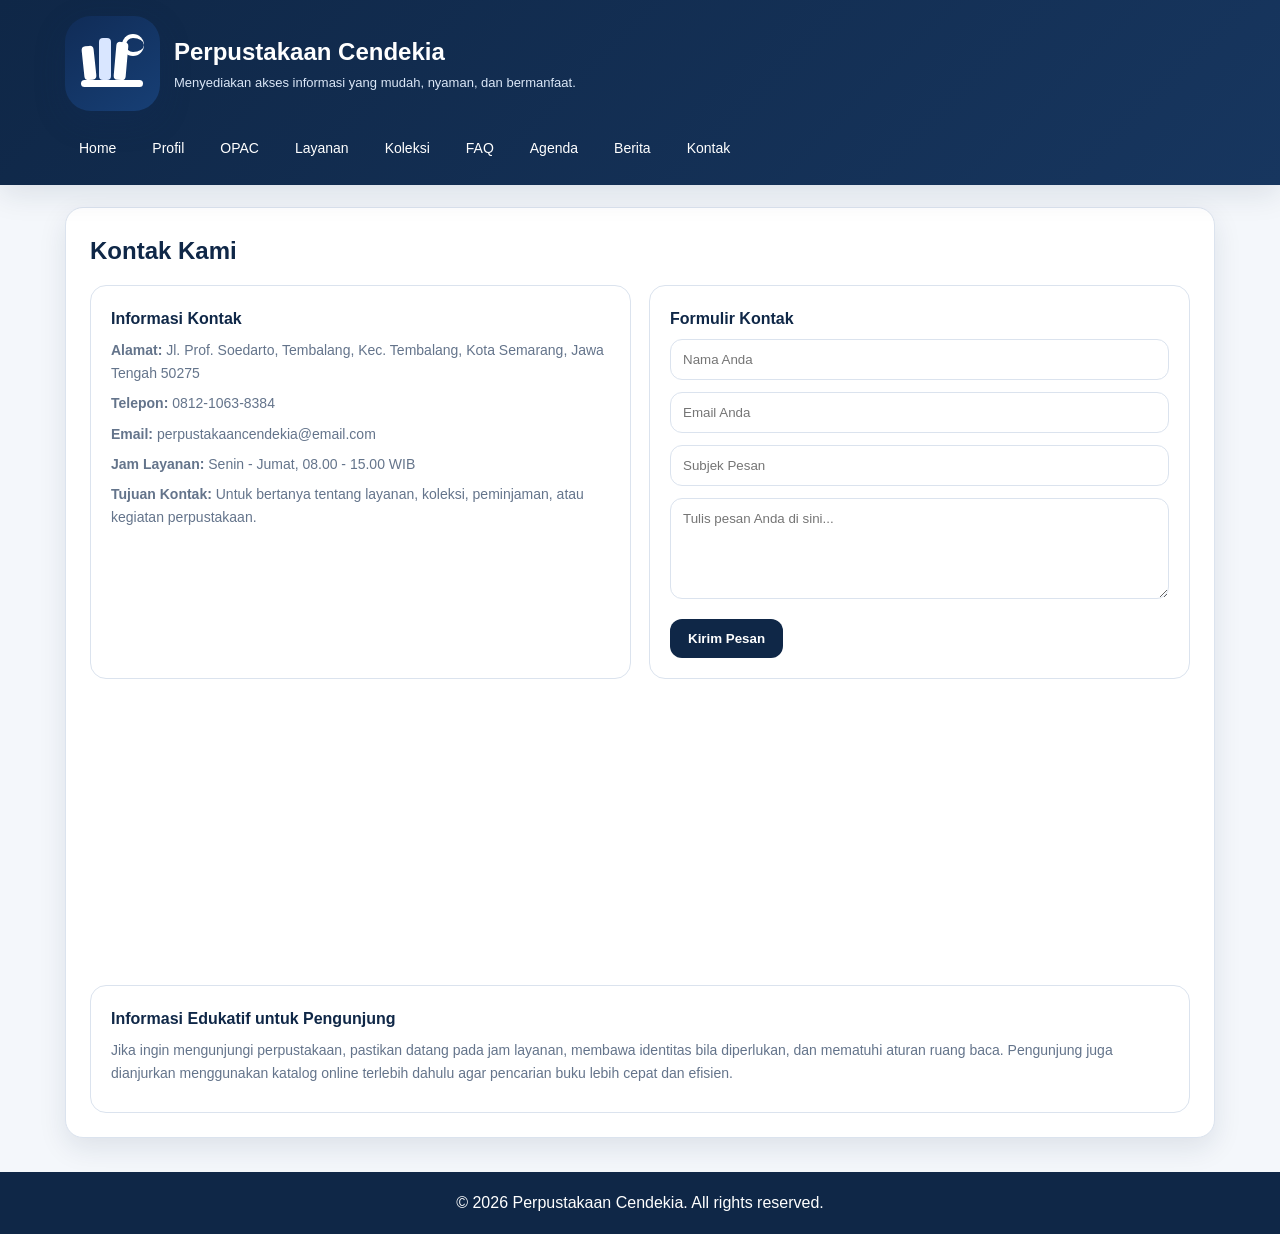
<file: kontak.html>
<!DOCTYPE html>
<html lang="id">
<head>
  <meta charset="UTF-8">
  <meta name="viewport" content="width=device-width, initial-scale=1.0">
  <title>Perpustakaan Cendekia - Kontak</title>
  <style>
    :root{--navy:#0f2747;--navy2:#17365f;--bg:#f4f7fb;--white:#fff;--text:#1f2937;--muted:#64748b;--line:#dbe3ee;--shadow:0 10px 28px rgba(15,39,71,.10);--radius:18px;}
    *{margin:0;padding:0;box-sizing:border-box;}
    body{font-family:Arial,sans-serif;background:var(--bg);color:var(--text);line-height:1.6;}
    .container{width:min(1150px,92%);margin:auto;}
    header{background:linear-gradient(135deg,var(--navy),var(--navy2));color:#fff;padding:16px 0;position:sticky;top:0;z-index:1000;box-shadow:var(--shadow);}
    .topbar{display:flex;justify-content:space-between;align-items:center;gap:16px;flex-wrap:wrap;}
    .brand{display:flex;align-items:center;gap:14px;}
    .logo{width:58px;height:58px;border-radius:50%;background:linear-gradient(145deg,#ffffff,#dce9fb);position:relative;display:grid;place-items:center;box-shadow:inset 0 0 0 3px rgba(15,39,71,.14);}
    .logo:before,.logo:after{content:"";position:absolute;background:var(--navy);border-radius:10px;}
    .logo:before{width:26px;height:6px;bottom:18px;box-shadow:0 -8px 0 var(--navy),0 -16px 0 var(--navy);}
    .logo:after{width:18px;height:18px;border:3px solid var(--navy);border-radius:4px;top:14px;left:20px;transform:skewY(-8deg);background:transparent;}
    .logo span{position:absolute;bottom:7px;right:10px;font-size:16px;font-weight:700;color:var(--navy);}
    .brand h1{font-size:24px;margin-bottom:2px;}
    .brand p{font-size:13px;color:#dbe7f7;}
    nav ul{list-style:none;display:flex;gap:8px;flex-wrap:wrap;}
    nav a{color:#fff;font-size:14px;padding:10px 14px;border-radius:999px;text-decoration:none;display:inline-block;transition:.25s;}
    nav a:hover{background:rgba(255,255,255,.14);}
    .card{background:#fff;border:1px solid var(--line);border-radius:var(--radius);padding:24px;box-shadow:var(--shadow);margin:22px 0;}
    h3{color:var(--navy);font-size:24px;margin-bottom:14px;}
    .two-col{display:grid;grid-template-columns:1fr 1fr;gap:18px;}
    .box{background:#fff;border:1px solid var(--line);border-radius:16px;padding:20px;}
    .box h4{color:var(--navy);margin-bottom:8px;}
    .box p{color:var(--muted);font-size:14px;margin-bottom:8px;}
    input,textarea{
      width:100%;
      padding:12px;
      border:1px solid var(--line);
      border-radius:12px;
      margin-bottom:12px;
      font-family:inherit;
    }
    .btn{
      display:inline-block;
      background:var(--navy);
      color:#fff;
      padding:12px 18px;
      border-radius:12px;
      font-weight:700;
      border:none;
      cursor:pointer;
    }
    .btn:hover{background:var(--navy2);}
    iframe{
      width:100%;
      height:280px;
      border:0;
      border-radius:16px;
    }
    .footer{background:var(--navy);color:#fff;text-align:center;padding:18px 0;margin-top:34px;}
    @media(max-width:768px){.two-col{grid-template-columns:1fr;}}
  </style>
</head>
<body>
<header>
  <div class="container topbar">
    <div class="brand">
      <!-- LOGO HEADER -->

<div style="
width:95px;
height:95px;
border-radius:26px;
background:linear-gradient(145deg,#102c57,#173f75);
position:relative;
overflow:hidden;
flex-shrink:0;
box-shadow:0 10px 30px rgba(16,44,87,.25);
">

  <!-- RAK -->
  <div style="
  position:absolute;
  bottom:24px;
  left:16px;
  width:62px;
  height:7px;
  background:#ffffff;
  border-radius:20px;
  "></div>

  <!-- BUKU 1 -->
  <div style="
  position:absolute;
  bottom:31px;
  left:18px;
  width:12px;
  height:34px;
  background:#ffffff;
  border-radius:4px;
  transform:rotate(-6deg);
  "></div>

  <!-- BUKU 2 -->
  <div style="
  position:absolute;
  bottom:31px;
  left:34px;
  width:12px;
  height:42px;
  background:#d9e6ff;
  border-radius:4px;
  "></div>

  <!-- BUKU 3 -->
  <div style="
  position:absolute;
  bottom:31px;
  left:50px;
  width:12px;
  height:38px;
  background:#ffffff;
  border-radius:4px;
  transform:rotate(5deg);
  "></div>

  <!-- HURUF C -->
  <div style="
  position:absolute;
  top:18px;
  right:16px;
  width:22px;
  height:22px;
  border:4px solid #ffffff;
  border-right:none;
  border-radius:50%;
  "></div>

</div>
      <div>
        <h1>Perpustakaan Cendekia</h1>
        <p>Menyediakan akses informasi yang mudah, nyaman, dan bermanfaat.</p>
      </div>
    </div>
    <nav>
      <ul>
        <li><a href="index.html">Home</a></li>
        <li><a href="profil.html">Profil</a></li>
        <li><a href="opac.html">OPAC</a></li>
        <li><a href="layanan.html">Layanan</a></li>
        <li><a href="koleksi.html">Koleksi</a></li>
        <li><a href="faq.html">FAQ</a></li>
        <li><a href="agenda.html">Agenda</a></li>
        <li><a href="berita.html">Berita</a></li>
        <li><a href="kontak.html">Kontak</a></li>
      </ul>
    </nav>
  </div>
</header>

<div class="container">
  <div class="card">
    <h3>Kontak Kami</h3>
    <div class="two-col">
      <div class="box">
        <h4>Informasi Kontak</h4>
        <p><strong>Alamat:</strong> Jl. Prof. Soedarto, Tembalang, Kec. Tembalang, Kota Semarang, Jawa Tengah 50275</p>
        <p><strong>Telepon:</strong> 0812-1063-8384</p>
        <p><strong>Email:</strong> perpustakaancendekia@email.com</p>
        <p><strong>Jam Layanan:</strong> Senin - Jumat, 08.00 - 15.00 WIB</p>
        <p><strong>Tujuan Kontak:</strong> Untuk bertanya tentang layanan, koleksi, peminjaman, atau kegiatan perpustakaan.</p>
      </div>
      <div class="box">
        <h4>Formulir Kontak</h4>
        <input type="text" placeholder="Nama Anda">
        <input type="email" placeholder="Email Anda">
        <input type="text" placeholder="Subjek Pesan">
        <textarea rows="5" placeholder="Tulis pesan Anda di sini..."></textarea>
        <button class="btn" type="button">Kirim Pesan</button>
      </div>
    </div>

   <div class="map-container">

  <iframe
    src="https://www.google.com/maps/embed?pb=!1m18!1m12!1m3!1d3959.650726535191!2d110.43381757356754!3d-7.050264869083164!2m3!1f0!2f0!3f0!3m2!1i1024!2i768!4f13.1!3m3!1m2!1s0x2e708c0232174b23%3A0x7eae5a5e6967295a!2sFakultas%20Ilmu%20Budaya%20Undip!5e0!3m2!1sid!2sid!4v1779380641084!5m2!1sid!2sid" width="600" height="450" style="border:0;" allowfullscreen="" loading="lazy" referrerpolicy="no-referrer-when-downgrade"></iframe>
  </iframe>

</div>

    <div class="box" style="margin-top:18px;">
      <h4>Informasi Edukatif untuk Pengunjung</h4>
      <p>Jika ingin mengunjungi perpustakaan, pastikan datang pada jam layanan, membawa identitas bila diperlukan, dan mematuhi aturan ruang baca. Pengunjung juga dianjurkan menggunakan katalog online terlebih dahulu agar pencarian buku lebih cepat dan efisien.</p>
    </div>
  </div>
</div>

<div class="footer">
  <p>&copy; 2026 Perpustakaan Cendekia. All rights reserved.</p>
</div>
</body>
</html>
</file>
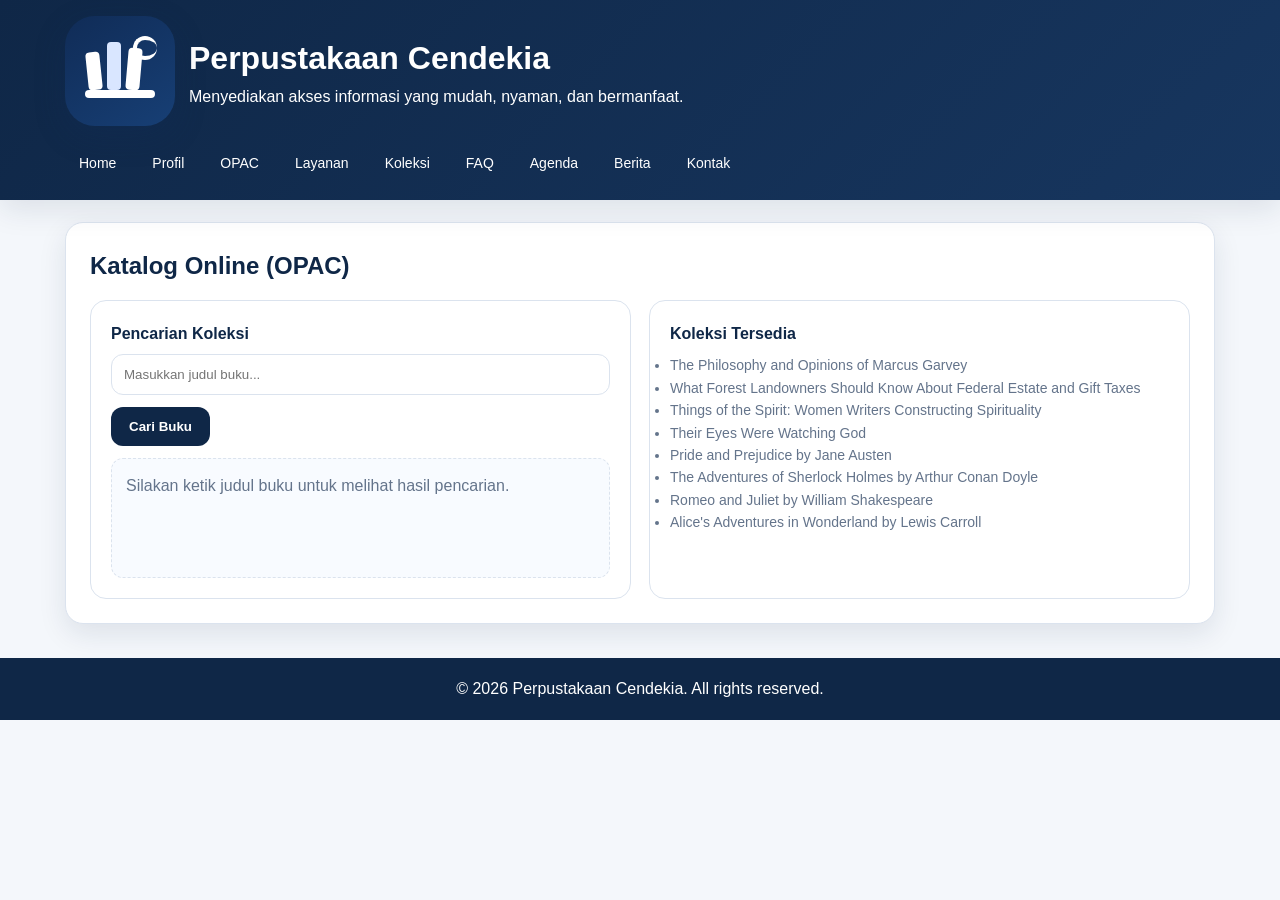
<file: opac.html>
<!DOCTYPE html>
<html lang="id">
<head>
  <meta charset="UTF-8">
  <meta name="viewport" content="width=device-width, initial-scale=1.0">
  <title>Perpustakaan Cendekia - OPAC</title>

  <style>

    :root{
      --navy:#0f2747;
      --navy2:#17365f;
      --bg:#f4f7fb;
      --white:#fff;
      --text:#1f2937;
      --muted:#64748b;
      --line:#dbe3ee;
      --shadow:0 10px 28px rgba(15,39,71,.10);
      --radius:18px;
    }

    *{
      margin:0;
      padding:0;
      box-sizing:border-box;
    }

    body{
      font-family:Arial,sans-serif;
      background:var(--bg);
      color:var(--text);
      line-height:1.6;
    }

    .container{
      width:min(1150px,92%);
      margin:auto;
    }

    header{
      background:linear-gradient(135deg,var(--navy),var(--navy2));
      color:#fff;
      padding:16px 0;
      position:sticky;
      top:0;
      z-index:1000;
      box-shadow:var(--shadow);
    }

    .topbar{
      display:flex;
      justify-content:space-between;
      align-items:center;
      gap:16px;
      flex-wrap:wrap;
    }

    .brand{
      display:flex;
      align-items:center;
      gap:14px;
    }

    nav ul{
      list-style:none;
      display:flex;
      gap:8px;
      flex-wrap:wrap;
    }

    nav a{
      color:#fff;
      font-size:14px;
      padding:10px 14px;
      border-radius:999px;
      text-decoration:none;
      display:inline-block;
      transition:.25s;
    }

    nav a:hover{
      background:rgba(255,255,255,.14);
    }

    .card{
      background:#fff;
      border:1px solid var(--line);
      border-radius:var(--radius);
      padding:24px;
      box-shadow:var(--shadow);
      margin:22px 0;
    }

    h3{
      color:var(--navy);
      font-size:24px;
      margin-bottom:14px;
    }

    .two-col{
      display:grid;
      grid-template-columns:1fr 1fr;
      gap:18px;
    }

    .box{
      background:#fff;
      border:1px solid var(--line);
      border-radius:16px;
      padding:20px;
    }

    .box h4{
      color:var(--navy);
      margin-bottom:8px;
    }

    .box p,
    .box li{
      color:var(--muted);
      font-size:14px;
    }

    input{
      width:100%;
      padding:12px;
      border:1px solid var(--line);
      border-radius:12px;
      margin-bottom:12px;
    }

    .btn{
      display:inline-block;
      background:var(--navy);
      color:#fff;
      padding:12px 18px;
      border-radius:12px;
      font-weight:700;
      border:none;
      cursor:pointer;
    }

    .btn:hover{
      background:var(--navy2);
    }

    .result{
      margin-top:12px;
      padding:14px;
      border-radius:12px;
      background:#f8fbff;
      border:1px dashed var(--line);
      color:var(--muted);
      min-height:120px;
    }

    .footer{
      background:var(--navy);
      color:#fff;
      text-align:center;
      padding:18px 0;
      margin-top:34px;
    }

    @media(max-width:768px){
      .two-col{
        grid-template-columns:1fr;
      }
    }

  </style>

</head>

<body>

<header>

  <div class="container topbar">

    <div class="brand">

      <!-- LOGO -->

      <div style="
      width:110px;
      height:110px;
      border-radius:30px;
      background:linear-gradient(145deg,#102c57,#173f75);
      position:relative;
      overflow:hidden;
      flex-shrink:0;
      box-shadow:0 10px 30px rgba(16,44,87,.25);
      ">

        <!-- RAK -->

        <div style="
        position:absolute;
        bottom:28px;
        left:20px;
        width:70px;
        height:8px;
        background:#ffffff;
        border-radius:20px;
        "></div>

        <!-- BUKU 1 -->

        <div style="
        position:absolute;
        bottom:36px;
        left:22px;
        width:14px;
        height:38px;
        background:#ffffff;
        border-radius:4px;
        transform:rotate(-6deg);
        "></div>

        <!-- BUKU 2 -->

        <div style="
        position:absolute;
        bottom:36px;
        left:42px;
        width:14px;
        height:48px;
        background:#d9e6ff;
        border-radius:4px;
        "></div>

        <!-- BUKU 3 -->

        <div style="
        position:absolute;
        bottom:36px;
        left:62px;
        width:14px;
        height:42px;
        background:#ffffff;
        border-radius:4px;
        transform:rotate(5deg);
        "></div>

        <!-- HURUF C -->

        <div style="
        position:absolute;
        top:20px;
        right:18px;
        width:24px;
        height:24px;
        border:4px solid #ffffff;
        border-right:none;
        border-radius:50%;
        "></div>

      </div>

      <div>
        <h1>Perpustakaan Cendekia</h1>
        <p>Menyediakan akses informasi yang mudah, nyaman, dan bermanfaat.</p>
      </div>

    </div>

    <nav>

      <ul>
        <li><a href="index.html">Home</a></li>
        <li><a href="profil.html">Profil</a></li>
        <li><a href="opac.html">OPAC</a></li>
        <li><a href="layanan.html">Layanan</a></li>
        <li><a href="koleksi.html">Koleksi</a></li>
        <li><a href="faq.html">FAQ</a></li>
        <li><a href="agenda.html">Agenda</a></li>
        <li><a href="berita.html">Berita</a></li>
        <li><a href="kontak.html">Kontak</a></li>
      </ul>

    </nav>

  </div>

</header>

<div class="container">

  <div class="card">

    <h3>Katalog Online (OPAC)</h3>

    <div class="two-col">

      <!-- PENCARIAN -->

      <div class="box">

        <h4>Pencarian Koleksi</h4>

        <input
          id="searchInput"
          type="text"
          placeholder="Masukkan judul buku..."
        >

        <button class="btn" onclick="searchBook()">
          Cari Buku
        </button>

        <div id="result" class="result">
          Silakan ketik judul buku untuk melihat hasil pencarian.
        </div>

      </div>

      <!-- DAFTAR BUKU -->

      <div class="box">

        <h4>Koleksi Tersedia</h4>

        <ul id="bookList">

          <li>The Philosophy and Opinions of Marcus Garvey</li>
          <li>What Forest Landowners Should Know About Federal Estate and Gift Taxes</li>
          <li>Things of the Spirit: Women Writers Constructing Spirituality</li>
          <li>Their Eyes Were Watching God</li>
		  <li>Pride and Prejudice by Jane Austen</li>
		  <li>The Adventures of Sherlock Holmes by Arthur Conan Doyle</li>
		  <li>Romeo and Juliet by William Shakespeare</li>
		  <li>Alice's Adventures in Wonderland by Lewis Carroll</li>

        </ul>

      </div>

    </div>

  </div>

</div>

<div class="footer">
  <p>&copy; 2026 Perpustakaan Cendekia. All rights reserved.</p>
</div>

<script>

const books = [

  {
    title:"Pride and Prejudice",
    author:"Jane Austen",
    category:"Novel Fiksi",
    status:"Tersedia"
  },

  {
    title:"Shelock Holmes",
    author:"Sir Arthur",
    category:"Novel Fiksi",
    status:"Tersedia"
  },

  {
    title:"Romeo and Juliet",
    author:"William Shakespeare",
    category:"Novel Fiksi",
    status:"Tersedia"
  },

 

];

function searchBook(){

  const keyword = document
    .getElementById("searchInput")
    .value
    .trim()
    .toLowerCase();

  const result = document.getElementById("result");

  if(keyword === ""){

    result.innerHTML =
    "Silakan ketik judul buku untuk melihat hasil pencarian.";

    return;

  }

  const foundBooks = books.filter(book =>
    book.title.toLowerCase().includes(keyword)
  );

  if(foundBooks.length > 0){

    let html = "";

    foundBooks.forEach(book => {

      html += `

      <div style="
      background:#ffffff;
      border:1px solid #dbe3ee;
      border-radius:14px;
      padding:14px;
      margin-bottom:12px;
      ">

        <h4 style="
        color:#0f2747;
        margin-bottom:8px;
        ">
          ${book.title}
        </h4>

        <p>
          <strong>Penulis:</strong>
          ${book.author}
        </p>

        <p>
          <strong>Kategori:</strong>
          ${book.category}
        </p>

        <p>
          <strong>Status:</strong>
          ${book.status}
        </p>

      </div>

      `;

    });

    result.innerHTML = html;

  }

  else{

    result.innerHTML =
    "Buku tidak ditemukan dalam koleksi perpustakaan.";

  }

}

</script>

</body>
</html>
</file>
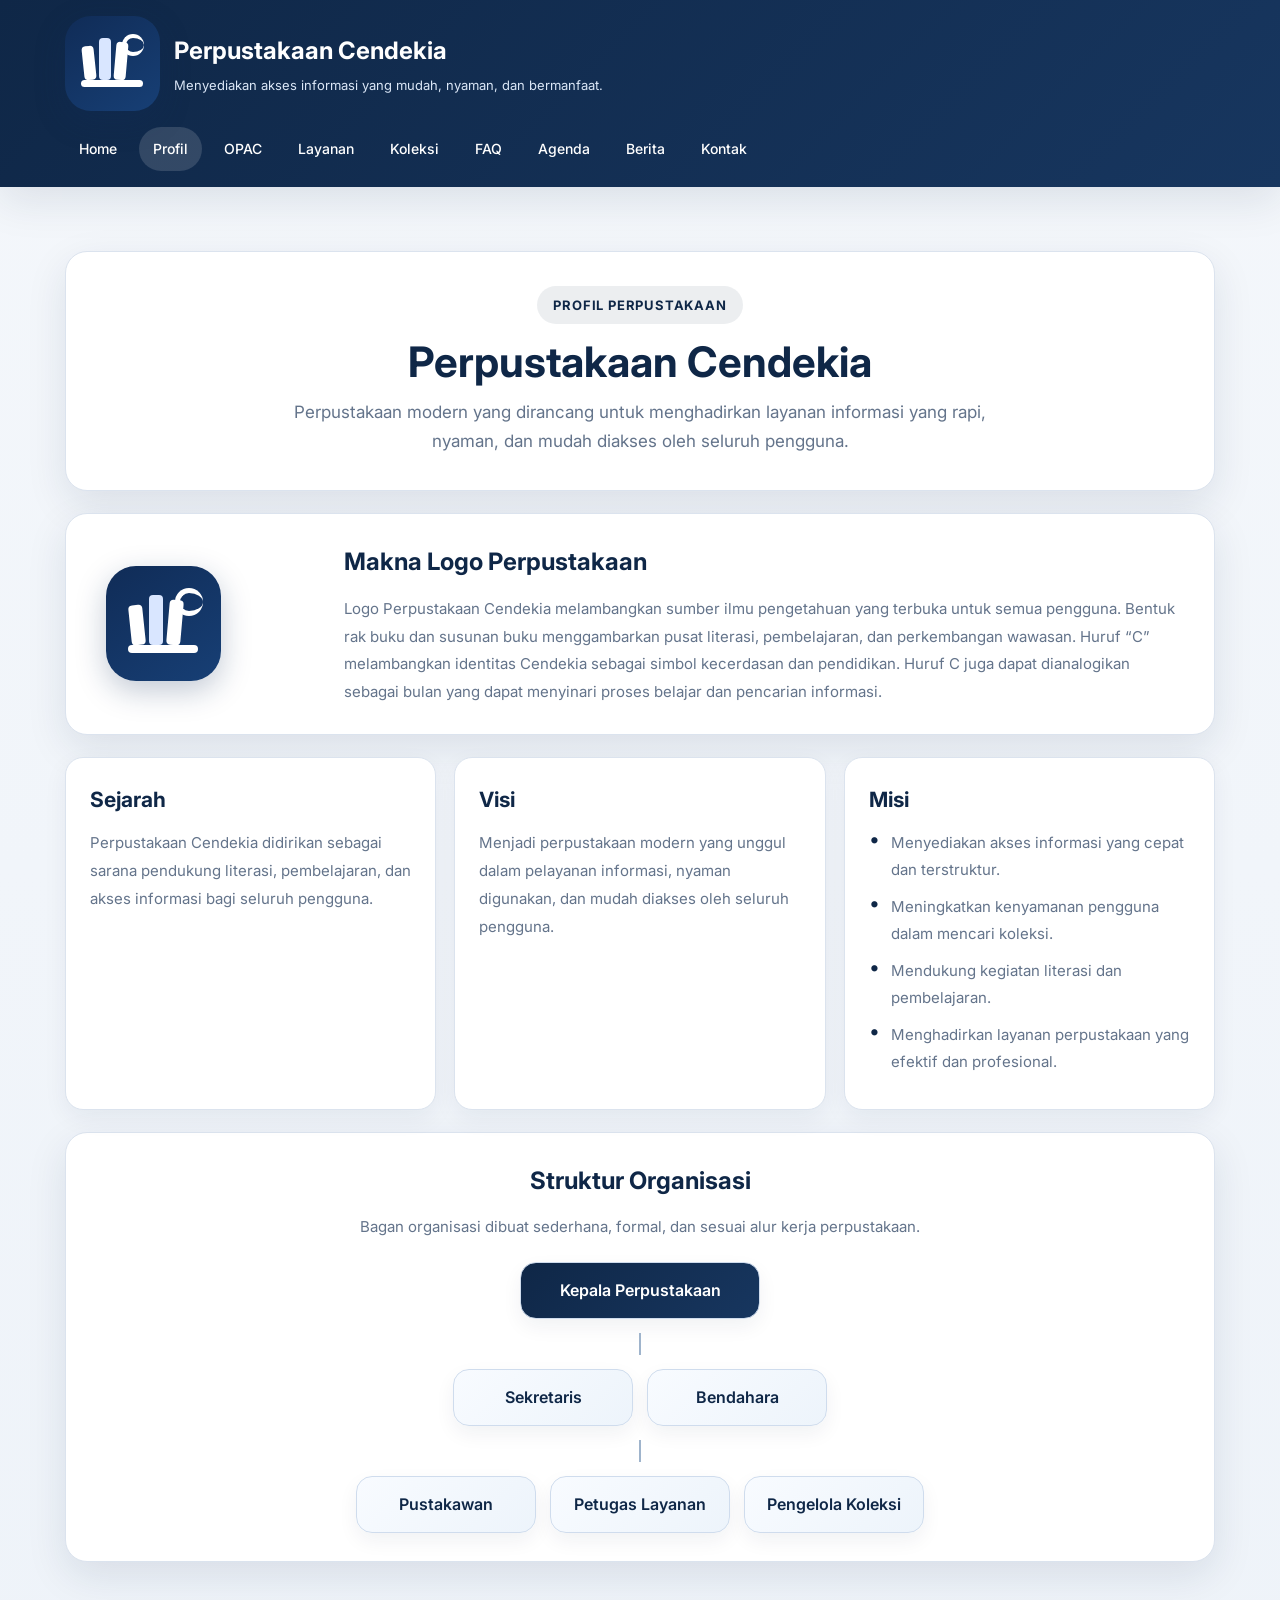
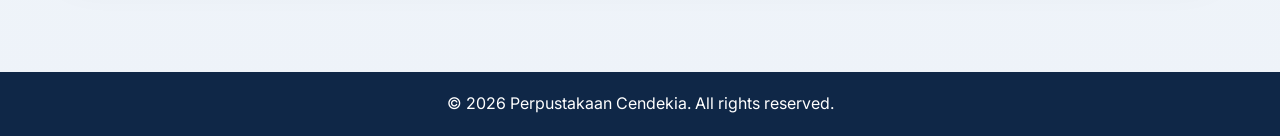
<file: profil.html>
<!DOCTYPE html>
<html lang="id">
<head>
  <meta charset="UTF-8">
  <meta name="viewport" content="width=device-width, initial-scale=1.0">

  <title>Perpustakaan Cendekia - Profil</title>

  <link rel="preconnect" href="https://fonts.googleapis.com">
  <link rel="preconnect" href="https://fonts.gstatic.com" crossorigin>

  <link href="https://fonts.googleapis.com/css2?family=Inter:wght@300;400;500;600;700;800&display=swap" rel="stylesheet">

  <style>

    :root{
      --navy:#0f2747;
      --navy2:#17365f;
      --bg:#f4f7fb;
      --white:#ffffff;
      --text:#1f2937;
      --muted:#64748b;
      --line:#dbe3ee;
      --shadow:0 14px 40px rgba(15,39,71,.10);
      --radius:22px;
    }

    *{
      margin:0;
      padding:0;
      box-sizing:border-box;
    }

    body{
      font-family:'Inter',sans-serif;
      background:linear-gradient(180deg,#f4f7fb 0%, #eef3f9 100%);
      color:var(--text);
      line-height:1.7;
    }

    .container{
      width:min(1150px,92%);
      margin:auto;
    }

    header{
      background:linear-gradient(135deg,var(--navy),var(--navy2));
      color:#fff;
      padding:16px 0;
      position:sticky;
      top:0;
      z-index:1000;
      box-shadow:var(--shadow);
      backdrop-filter:blur(10px);
    }

    .topbar{
      display:flex;
      justify-content:space-between;
      align-items:center;
      gap:16px;
      flex-wrap:wrap;
    }

    .brand{
      display:flex;
      align-items:center;
      gap:14px;
    }

    .logo{
      width:58px;
      height:58px;
      flex-shrink:0;
      display:block;
    }

    .brand h1{
      font-size:24px;
      margin-bottom:2px;
      font-weight:700;
    }

    .brand p{
      font-size:13px;
      color:#dbe7f7;
    }

    nav ul{
      list-style:none;
      display:flex;
      gap:8px;
      flex-wrap:wrap;
      justify-content:flex-end;
    }

    nav a{
      color:#fff;
      font-size:14px;
      padding:10px 14px;
      border-radius:999px;
      text-decoration:none;
      display:inline-block;
      transition:.25s;
      font-weight:500;
    }

    nav a:hover,
    nav a.active{
      background:rgba(255,255,255,.14);
    }

    .profile-wrap{
      padding:42px 0 54px;
    }

    .card{
      background:#fff;
      border:1px solid var(--line);
      border-radius:var(--radius);
      padding:28px;
      box-shadow:var(--shadow);
      margin:22px 0;
    }

    .hero{
      text-align:center;
      padding:34px 28px;
    }

    .hero .eyebrow{
      display:inline-block;
      padding:8px 16px;
      border-radius:999px;
      background:rgba(15,39,71,.08);
      color:var(--navy);
      font-size:13px;
      font-weight:700;
      letter-spacing:.8px;
      text-transform:uppercase;
      margin-bottom:14px;
    }

    .hero h2{
      font-size:42px;
      color:var(--navy);
      margin-bottom:12px;
      line-height:1.15;
    }

    .hero p{
      max-width:760px;
      margin:0 auto;
      color:var(--muted);
      font-size:17px;
    }

    .logo-card{
      display:grid;
      grid-template-columns:220px 1fr;
      gap:30px;
      align-items:center;
    }

    .logo-circle{
      width:190px;
      height:190px;
      margin:auto;
      display:block;
    }

    .logo-caption h3,
    .section-title{
      font-size:24px;
      color:var(--navy);
      margin-bottom:12px;
    }

    .logo-caption p,
    .text{
      color:var(--muted);
      font-size:15px;
      line-height:1.85;
    }

    .profile-grid{
      display:grid;
      grid-template-columns:repeat(3,1fr);
      gap:18px;
    }

    .info-card{
      background:#fff;
      border:1px solid var(--line);
      border-radius:18px;
      padding:24px;
      box-shadow:0 8px 24px rgba(15,39,71,.06);
    }

    .info-card h3{
      color:var(--navy);
      font-size:21px;
      margin-bottom:12px;
    }

    .info-card ul{
      list-style:none;
      padding-left:0;
    }

    .info-card li{
      padding-left:22px;
      position:relative;
      margin-bottom:10px;
      color:var(--muted);
      font-size:15px;
      line-height:1.8;
    }

    .info-card li::before{
      content:"•";
      position:absolute;
      left:0;
      color:var(--navy);
      font-size:20px;
      line-height:1;
    }

    .org-title{
      text-align:center;
      margin-bottom:22px;
    }

    .org-title p{
      color:var(--muted);
      font-size:15px;
    }

    .org-tree{
      display:flex;
      flex-direction:column;
      align-items:center;
      gap:14px;
    }

    .org-row{
      display:flex;
      gap:14px;
      flex-wrap:wrap;
      justify-content:center;
    }

    .org-node{
      min-width:180px;
      padding:14px 18px;
      border-radius:16px;
      background:linear-gradient(135deg,#f8fbff,#edf4fb);
      border:1px solid #cfdced;
      color:var(--navy);
      font-weight:600;
      text-align:center;
      box-shadow:0 8px 20px rgba(15,39,71,.06);
    }

    .org-node.top{
      min-width:240px;
      background:linear-gradient(135deg,#0f2747,#17365f);
      color:#fff;
    }

    .org-line{
      width:2px;
      height:22px;
      background:#9fb4cc;
    }

    .footer{
      background:var(--navy);
      color:#fff;
      text-align:center;
      padding:18px 0;
      margin-top:34px;
    }

    @media (max-width:900px){

      .logo-card{
        grid-template-columns:1fr;
        text-align:center;
      }

      .profile-grid{
        grid-template-columns:1fr;
      }

    }

    @media (max-width:768px){

      .hero h2{
        font-size:30px;
      }

      nav ul{
        justify-content:center;
      }

    }

  </style>
</head>

<body>

  <header>

    <div class="container topbar">

      <div class="brand">

       <!-- LOGO HEADER -->

<div style="
width:95px;
height:95px;
border-radius:26px;
background:linear-gradient(145deg,#102c57,#173f75);
position:relative;
overflow:hidden;
flex-shrink:0;
box-shadow:0 10px 30px rgba(16,44,87,.25);
">

  <!-- RAK -->
  <div style="
  position:absolute;
  bottom:24px;
  left:16px;
  width:62px;
  height:7px;
  background:#ffffff;
  border-radius:20px;
  "></div>

  <!-- BUKU 1 -->
  <div style="
  position:absolute;
  bottom:31px;
  left:18px;
  width:12px;
  height:34px;
  background:#ffffff;
  border-radius:4px;
  transform:rotate(-6deg);
  "></div>

  <!-- BUKU 2 -->
  <div style="
  position:absolute;
  bottom:31px;
  left:34px;
  width:12px;
  height:42px;
  background:#d9e6ff;
  border-radius:4px;
  "></div>

  <!-- BUKU 3 -->
  <div style="
  position:absolute;
  bottom:31px;
  left:50px;
  width:12px;
  height:38px;
  background:#ffffff;
  border-radius:4px;
  transform:rotate(5deg);
  "></div>

  <!-- HURUF C -->
  <div style="
  position:absolute;
  top:18px;
  right:16px;
  width:22px;
  height:22px;
  border:4px solid #ffffff;
  border-right:none;
  border-radius:50%;
  "></div>

</div>

        <div>
          <h1>Perpustakaan Cendekia</h1>
          <p>Menyediakan akses informasi yang mudah, nyaman, dan bermanfaat.</p>
        </div>

      </div>

      <nav>
        <ul>
          <li><a href="index.html">Home</a></li>
          <li><a class="active" href="profil.html">Profil</a></li>
          <li><a href="opac.html">OPAC</a></li>
          <li><a href="layanan.html">Layanan</a></li>
          <li><a href="koleksi.html">Koleksi</a></li>
          <li><a href="faq.html">FAQ</a></li>
          <li><a href="agenda.html">Agenda</a></li>
          <li><a href="berita.html">Berita</a></li>
          <li><a href="kontak.html">Kontak</a></li>
        </ul>
      </nav>

    </div>

  </header>

  <main class="profile-wrap">

    <div class="container">

      <section class="card hero">

        <div class="eyebrow">Profil Perpustakaan</div>

        <h2>Perpustakaan Cendekia</h2>

        <p>
          Perpustakaan modern yang dirancang untuk menghadirkan layanan informasi yang rapi,
          nyaman, dan mudah diakses oleh seluruh pengguna.
        </p>

      </section>

      <section class="card logo-card">

      <!-- LOGO HEADER -->

<div style="
width:115px;
height:115px;
border-radius:30px;
background:linear-gradient(145deg,#102c57,#173f75);
position:relative;
overflow:hidden;
flex-shrink:0;
box-shadow:0 10px 30px rgba(16,44,87,.25);
margin-left:12px;
">

  <!-- RAK -->
  <div style="
  position:absolute;
  bottom:28px;
  left:22px;
  width:70px;
  height:8px;
  background:#ffffff;
  border-radius:20px;
  "></div>

  <!-- BUKU 1 -->
  <div style="
  position:absolute;
  bottom:36px;
  left:24px;
  width:14px;
  height:40px;
  background:#ffffff;
  border-radius:4px;
  transform:rotate(-6deg);
  "></div>

  <!-- BUKU 2 -->
  <div style="
  position:absolute;
  bottom:36px;
  left:43px;
  width:14px;
  height:50px;
  background:#d9e6ff;
  border-radius:4px;
  "></div>

  <!-- BUKU 3 -->
  <div style="
  position:absolute;
  bottom:36px;
  left:62px;
  width:14px;
  height:45px;
  background:#ffffff;
  border-radius:4px;
  transform:rotate(5deg);
  "></div>

  <!-- HURUF C -->
  <div style="
  position:absolute;
  top:22px;
  right:18px;
  width:28px;
  height:28px;
  border:5px solid #ffffff;
  border-right:none;
  border-radius:50%;
  "></div>

</div>

        <div class="logo-caption">

          <h3>Makna Logo Perpustakaan</h3>

          <p>
            Logo Perpustakaan Cendekia melambangkan sumber ilmu pengetahuan yang terbuka untuk semua pengguna.
            Bentuk rak buku dan susunan buku menggambarkan pusat literasi, pembelajaran, dan perkembangan wawasan.
            Huruf “C” melambangkan identitas Cendekia sebagai simbol kecerdasan dan pendidikan. Huruf C juga dapat 
			dianalogikan sebagai bulan yang dapat menyinari proses belajar dan pencarian informasi.
          </p>

        </div>

      </section>

      <section class="profile-grid">

        <div class="info-card">

          <h3>Sejarah</h3>

          <p class="text">
            Perpustakaan Cendekia didirikan sebagai sarana pendukung literasi, pembelajaran,
            dan akses informasi bagi seluruh pengguna.
          </p>

        </div>

        <div class="info-card">

          <h3>Visi</h3>

          <p class="text">
            Menjadi perpustakaan modern yang unggul dalam pelayanan informasi,
            nyaman digunakan, dan mudah diakses oleh seluruh pengguna.
          </p>

        </div>

        <div class="info-card">

          <h3>Misi</h3>

          <ul>
            <li>Menyediakan akses informasi yang cepat dan terstruktur.</li>
            <li>Meningkatkan kenyamanan pengguna dalam mencari koleksi.</li>
            <li>Mendukung kegiatan literasi dan pembelajaran.</li>
            <li>Menghadirkan layanan perpustakaan yang efektif dan profesional.</li>
          </ul>

        </div>

      </section>

      <section class="card">

        <div class="org-title">

          <h3 class="section-title">Struktur Organisasi</h3>

          <p>
            Bagan organisasi dibuat sederhana, formal, dan sesuai alur kerja perpustakaan.
          </p>

        </div>

        <div class="org-tree">

          <div class="org-node top">Kepala Perpustakaan</div>

          <div class="org-line"></div>

          <div class="org-row">
            <div class="org-node">Sekretaris</div>
            <div class="org-node">Bendahara</div>
          </div>

          <div class="org-line"></div>

          <div class="org-row">
            <div class="org-node">Pustakawan</div>
            <div class="org-node">Petugas Layanan</div>
            <div class="org-node">Pengelola Koleksi</div>
          </div>

        </div>

      </section>

    </div>

  </main>

  <div class="footer">
    <p>&copy; 2026 Perpustakaan Cendekia. All rights reserved.</p>
  </div>

</body>
</html>
</file>
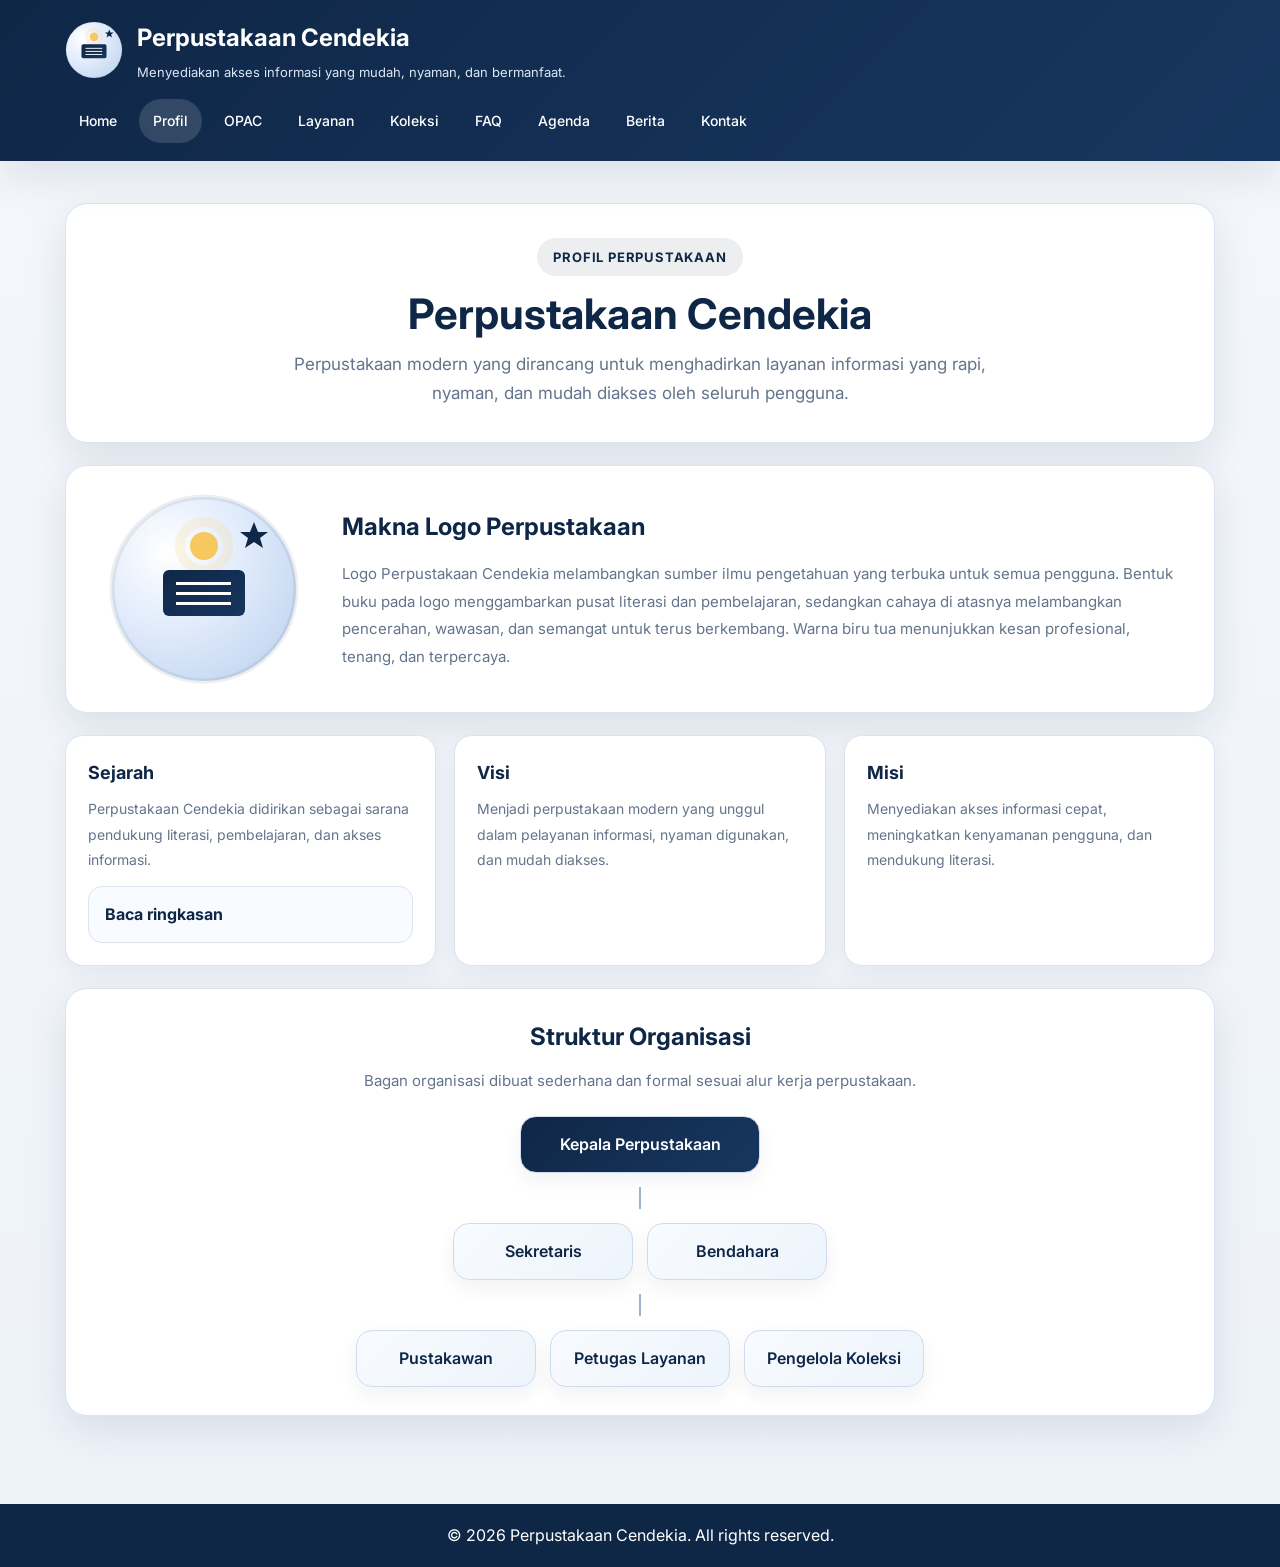
<file: project 1.html>
<!DOCTYPE html>
<html lang="id">
<head>
  <meta charset="UTF-8">
  <meta name="viewport" content="width=device-width, initial-scale=1.0">
  <title>Perpustakaan Cendekia - Profil</title>
  <link rel="preconnect" href="https://fonts.googleapis.com">
  <link rel="preconnect" href="https://fonts.gstatic.com" crossorigin>
  <link href="https://fonts.googleapis.com/css2?family=Inter:wght@300;400;500;600;700;800&display=swap" rel="stylesheet">
  <style>
    :root{
      --navy:#0f2747;
      --navy2:#17365f;
      --bg:#f4f7fb;
      --white:#ffffff;
      --text:#1f2937;
      --muted:#64748b;
      --line:#dbe3ee;
      --shadow:0 14px 40px rgba(15,39,71,.10);
      --radius:22px;
    }

    *{margin:0;padding:0;box-sizing:border-box;}

    body{
      font-family:'Inter',sans-serif;
      background:linear-gradient(180deg,#f4f7fb 0%, #eef3f9 100%);
      color:var(--text);
      line-height:1.7;
    }

    .container{
      width:min(1150px,92%);
      margin:auto;
    }

    header{
      background:linear-gradient(135deg,var(--navy),var(--navy2));
      color:#fff;
      padding:18px 0;
      position:sticky;
      top:0;
      z-index:1000;
      box-shadow:var(--shadow);
    }

    .topbar{
      display:flex;
      justify-content:space-between;
      align-items:center;
      gap:16px;
      flex-wrap:wrap;
    }

    .brand{
      display:flex;
      align-items:center;
      gap:14px;
    }

    .brand-text h1{
      font-size:24px;
      margin-bottom:2px;
      font-weight:700;
    }

    .brand-text p{
      font-size:13px;
      color:#dbe7f7;
    }

    .logo{
      width:58px;
      height:58px;
      flex-shrink:0;
      display:block;
    }

    nav ul{
      list-style:none;
      display:flex;
      gap:8px;
      flex-wrap:wrap;
      justify-content:flex-end;
    }

    nav a{
      color:#fff;
      font-size:14px;
      padding:10px 14px;
      border-radius:999px;
      text-decoration:none;
      display:inline-block;
      transition:.25s;
      font-weight:500;
    }

    nav a:hover, nav a.active{
      background:rgba(255,255,255,.14);
    }

    .page{
      padding:42px 0 54px;
    }

    .hero{
      background:#fff;
      border:1px solid var(--line);
      border-radius:var(--radius);
      padding:34px 28px;
      box-shadow:var(--shadow);
      margin-bottom:22px;
      text-align:center;
    }

    .eyebrow{
      display:inline-block;
      padding:8px 16px;
      border-radius:999px;
      background:rgba(15,39,71,.08);
      color:var(--navy);
      font-size:13px;
      font-weight:700;
      letter-spacing:.8px;
      text-transform:uppercase;
      margin-bottom:14px;
    }

    .hero h2{
      font-size:42px;
      color:var(--navy);
      margin-bottom:12px;
      line-height:1.15;
    }

    .hero p{
      max-width:760px;
      margin:0 auto;
      color:var(--muted);
      font-size:17px;
    }

    .logo-card{
      background:#fff;
      border:1px solid var(--line);
      border-radius:var(--radius);
      box-shadow:var(--shadow);
      padding:28px;
      display:grid;
      grid-template-columns:220px 1fr;
      gap:28px;
      align-items:center;
      margin-bottom:22px;
    }

    .logo-box{
      display:grid;
      place-items:center;
    }

    .logo-large{
      width:190px;
      height:190px;
      display:block;
    }

    .logo-caption h3{
      font-size:24px;
      color:var(--navy);
      margin-bottom:12px;
    }

    .logo-caption p{
      color:var(--muted);
      font-size:15px;
      line-height:1.85;
    }

    .grid{
      display:grid;
      grid-template-columns:repeat(auto-fit,minmax(250px,1fr));
      gap:18px;
      margin-bottom:22px;
    }

    .box{
      background:#fff;
      border:1px solid var(--line);
      border-radius:18px;
      padding:22px;
      box-shadow:0 8px 24px rgba(15,39,71,.06);
      transition:.25s;
    }

    .box:hover{
      transform:translateY(-4px);
      box-shadow:0 14px 34px rgba(15,39,71,.10);
    }

    .box h4{
      color:var(--navy);
      margin-bottom:8px;
      font-size:18px;
    }

    .box p{
      color:var(--muted);
      font-size:14px;
      line-height:1.8;
    }

    details{
      margin-top:14px;
      background:#f8fbff;
      border:1px solid var(--line);
      border-radius:14px;
      padding:14px 16px;
    }

    summary{
      cursor:pointer;
      font-weight:700;
      color:var(--navy);
      list-style:none;
    }

    summary::-webkit-details-marker{
      display:none;
    }

    details p{
      margin-top:10px;
      color:var(--muted);
      font-size:14px;
      line-height:1.8;
    }

    .org-card{
      background:#fff;
      border:1px solid var(--line);
      border-radius:var(--radius);
      padding:28px;
      box-shadow:var(--shadow);
    }

    .org-title{
      text-align:center;
      margin-bottom:22px;
    }

    .org-title h3{
      font-size:24px;
      color:var(--navy);
      margin-bottom:10px;
    }

    .org-title p{
      color:var(--muted);
      font-size:15px;
    }

    .org-tree{
      display:flex;
      flex-direction:column;
      align-items:center;
      gap:14px;
    }

    .org-row{
      display:flex;
      gap:14px;
      flex-wrap:wrap;
      justify-content:center;
    }

    .org-node{
      min-width:180px;
      padding:14px 18px;
      border-radius:16px;
      background:linear-gradient(135deg,#f8fbff,#edf4fb);
      border:1px solid #cfdced;
      color:var(--navy);
      font-weight:600;
      text-align:center;
      box-shadow:0 8px 20px rgba(15,39,71,.06);
    }

    .org-node.top{
      min-width:240px;
      background:linear-gradient(135deg,var(--navy),var(--navy2));
      color:#fff;
    }

    .org-line{
      width:2px;
      height:22px;
      background:#9fb4cc;
    }

    .footer{
      background:var(--navy);
      color:#fff;
      text-align:center;
      padding:18px 0;
      margin-top:34px;
    }

    @media (max-width: 900px){
      .logo-card{
        grid-template-columns:1fr;
        text-align:center;
      }
    }

    @media (max-width: 768px){
      .hero h2{
        font-size:30px;
      }
      nav ul{
        justify-content:center;
      }
      .logo-large{
        width:160px;
        height:160px;
      }
    }
  </style>
</head>
<body>
  <header>
    <div class="container topbar">
      <div class="brand">
        <svg class="logo" viewBox="0 0 190 190" xmlns="http://www.w3.org/2000/svg" aria-label="Logo Perpustakaan Cendekia" role="img">
          <defs>
            <radialGradient id="bgGrad" cx="30%" cy="30%" r="80%">
              <stop offset="0%" stop-color="#ffffff"/>
              <stop offset="55%" stop-color="#dfeafb"/>
              <stop offset="100%" stop-color="#c6d8f1"/>
            </radialGradient>
            <linearGradient id="bookGrad" x1="0%" y1="0%" x2="100%" y2="100%">
              <stop offset="0%" stop-color="#0f2747"/>
              <stop offset="100%" stop-color="#17365f"/>
            </linearGradient>
          </defs>
          <circle cx="95" cy="95" r="92" fill="url(#bgGrad)"/>
          <circle cx="95" cy="95" r="92" fill="none" stroke="rgba(15,39,71,.08)" stroke-width="5"/>
          <circle cx="95" cy="52" r="14" fill="#f6c85f"/>
          <circle cx="95" cy="52" r="24" fill="none" stroke="rgba(246,200,95,.16)" stroke-width="10"/>
          <rect x="54" y="76" width="82" height="46" rx="6" fill="url(#bookGrad)" transform="skewY(-10 95 95)"/>
          <rect x="67" y="88" width="55" height="3" fill="#ffffff"/>
          <rect x="67" y="98" width="55" height="3" fill="#ffffff"/>
          <rect x="67" y="108" width="55" height="3" fill="#ffffff"/>
          <polygon points="145,28 149,38 159,38 151,44 154,54 145,48 136,54 139,44 131,38 141,38" fill="#0f2747"/>
        </svg>
        <div class="brand-text">
          <h1>Perpustakaan Cendekia</h1>
          <p>Menyediakan akses informasi yang mudah, nyaman, dan bermanfaat.</p>
        </div>
      </div>
      <nav>
        <ul>
          <li><a href="index.html">Home</a></li>
          <li><a class="active" href="profil.html">Profil</a></li>
          <li><a href="opac.html">OPAC</a></li>
          <li><a href="layanan.html">Layanan</a></li>
          <li><a href="koleksi.html">Koleksi</a></li>
          <li><a href="faq.html">FAQ</a></li>
          <li><a href="agenda.html">Agenda</a></li>
          <li><a href="berita.html">Berita</a></li>
          <li><a href="kontak.html">Kontak</a></li>
        </ul>
      </nav>
    </div>
  </header>

  <main class="page">
    <div class="container">
      <section class="hero">
        <div class="eyebrow">Profil Perpustakaan</div>
        <h2>Perpustakaan Cendekia</h2>
        <p>Perpustakaan modern yang dirancang untuk menghadirkan layanan informasi yang rapi, nyaman, dan mudah diakses oleh seluruh pengguna.</p>
      </section>

      <section class="logo-card">
        <div class="logo-box">
          <svg class="logo-large" viewBox="0 0 190 190" xmlns="http://www.w3.org/2000/svg" aria-label="Logo Perpustakaan Cendekia" role="img">
            <defs>
              <radialGradient id="bgGrad2" cx="30%" cy="30%" r="80%">
                <stop offset="0%" stop-color="#ffffff"/>
                <stop offset="55%" stop-color="#dfeafb"/>
                <stop offset="100%" stop-color="#c6d8f1"/>
              </radialGradient>
              <linearGradient id="bookGrad2" x1="0%" y1="0%" x2="100%" y2="100%">
                <stop offset="0%" stop-color="#0f2747"/>
                <stop offset="100%" stop-color="#17365f"/>
              </linearGradient>
            </defs>
            <circle cx="95" cy="95" r="92" fill="url(#bgGrad2)"/>
            <circle cx="95" cy="95" r="92" fill="none" stroke="rgba(15,39,71,.08)" stroke-width="5"/>
            <circle cx="95" cy="52" r="14" fill="#f6c85f"/>
            <circle cx="95" cy="52" r="24" fill="none" stroke="rgba(246,200,95,.16)" stroke-width="10"/>
            <rect x="54" y="76" width="82" height="46" rx="6" fill="url(#bookGrad2)" transform="skewY(-10 95 95)"/>
            <rect x="67" y="88" width="55" height="3" fill="#ffffff"/>
            <rect x="67" y="98" width="55" height="3" fill="#ffffff"/>
            <rect x="67" y="108" width="55" height="3" fill="#ffffff"/>
            <polygon points="145,28 149,38 159,38 151,44 154,54 145,48 136,54 139,44 131,38 141,38" fill="#0f2747"/>
          </svg>
        </div>
        <div class="logo-caption">
          <h3>Makna Logo Perpustakaan</h3>
          <p>
            Logo Perpustakaan Cendekia melambangkan sumber ilmu pengetahuan yang terbuka untuk semua pengguna.
            Bentuk buku pada logo menggambarkan pusat literasi dan pembelajaran, sedangkan cahaya di atasnya
            melambangkan pencerahan, wawasan, dan semangat untuk terus berkembang.
            Warna biru tua menunjukkan kesan profesional, tenang, dan terpercaya.
          </p>
        </div>
      </section>

      <section class="grid">
        <div class="box">
          <h4>Sejarah</h4>
          <p>Perpustakaan Cendekia didirikan sebagai sarana pendukung literasi, pembelajaran, dan akses informasi.</p>
          <details>
            <summary>Baca ringkasan</summary>
            <p>Tujuannya adalah menghadirkan layanan informasi yang sederhana, modern, dan mudah digunakan.</p>
          </details>
        </div>

        <div class="box">
          <h4>Visi</h4>
          <p>Menjadi perpustakaan modern yang unggul dalam pelayanan informasi, nyaman digunakan, dan mudah diakses.</p>
        </div>

        <div class="box">
          <h4>Misi</h4>
          <p>Menyediakan akses informasi cepat, meningkatkan kenyamanan pengguna, dan mendukung literasi.</p>
        </div>
      </section>

      <section class="org-card">
        <div class="org-title">
          <h3>Struktur Organisasi</h3>
          <p>Bagan organisasi dibuat sederhana dan formal sesuai alur kerja perpustakaan.</p>
        </div>
        <div class="org-tree">
          <div class="org-node top">Kepala Perpustakaan</div>
          <div class="org-line"></div>
          <div class="org-row">
            <div class="org-node">Sekretaris</div>
            <div class="org-node">Bendahara</div>
          </div>
          <div class="org-line"></div>
          <div class="org-row">
            <div class="org-node">Pustakawan</div>
            <div class="org-node">Petugas Layanan</div>
            <div class="org-node">Pengelola Koleksi</div>
          </div>
        </div>
      </section>
    </div>
  </main>

  <div class="footer">
    <p>&copy; 2026 Perpustakaan Cendekia. All rights reserved.</p>
  </div>
</body>
</html>
</file>
